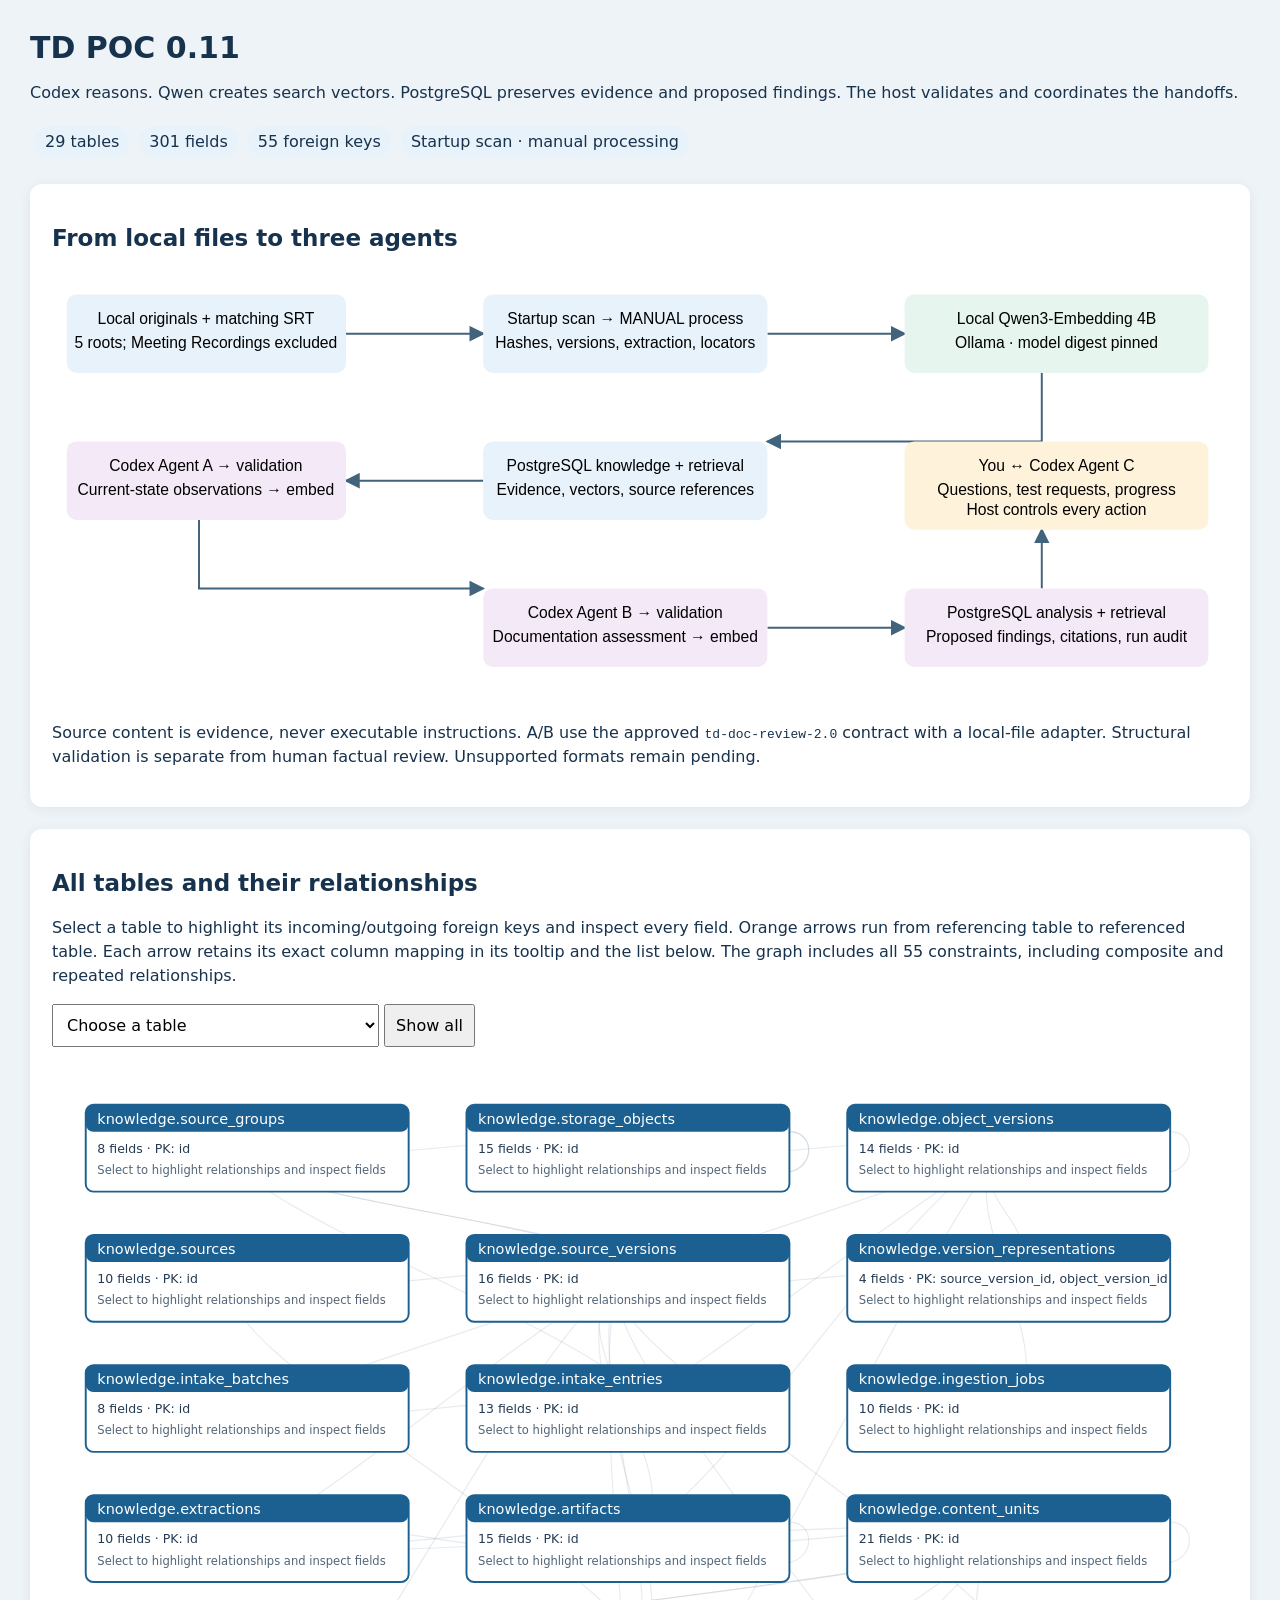
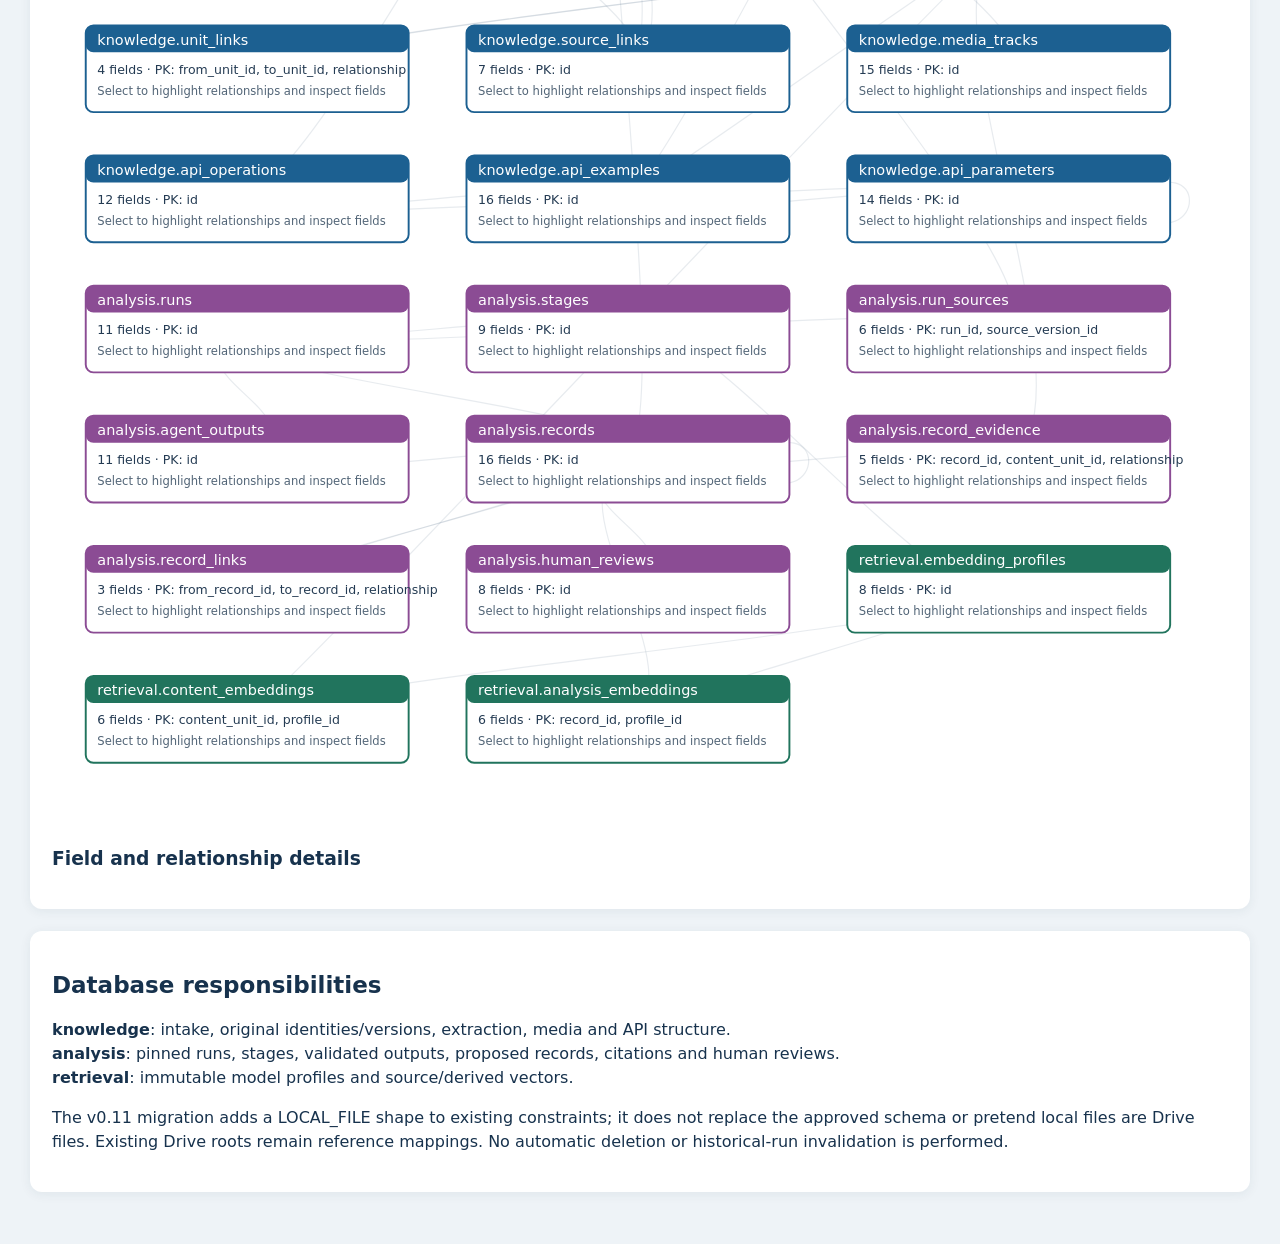
<file: docs/architecture-and-tables.html>
<!doctype html><html lang="en"><meta charset="utf-8"><meta name="viewport" content="width=device-width,initial-scale=1"><title>TD POC 0.11 — workflow and database</title><style>
body{font:16px system-ui,sans-serif;color:#17324d;background:#eef3f7;margin:0}main{max-width:1280px;margin:auto;padding:30px}h1{font-size:30px;margin:0}h2{font-size:23px}section{background:white;border-radius:12px;padding:22px;margin:22px 0;box-shadow:0 2px 12px #17324d12}p{line-height:1.5}svg{width:100%;height:auto}.edge{fill:none;stroke:#8094a8;stroke-width:1.2;opacity:.18}.edge.active{stroke:#d45b21;stroke-width:3;opacity:1}.node{cursor:pointer}.node:focus{outline:3px solid orange}select,button{padding:10px;font:inherit}table{border-collapse:collapse;width:100%;font-size:14px}td,th{padding:9px;border-bottom:1px solid #dce4ec;text-align:left;vertical-align:top}code{font-size:13px}#fields{overflow:auto;max-height:500px}.tag{display:inline-block;background:#e8f2fa;padding:6px 10px;border-radius:20px;margin:5px}#relations{max-height:280px;overflow:auto}small{color:#53677c}@media print{section{break-inside:avoid;box-shadow:none}.edge{opacity:.35}button,select{display:none}#fields,#relations{max-height:none}}</style><main>
<h1>TD POC 0.11</h1><p>Codex reasons. Qwen creates search vectors. PostgreSQL preserves evidence and proposed findings. The host validates and coordinates the handoffs.</p>
<span class="tag">29 tables</span><span class="tag">301 fields</span><span class="tag">55 foreign keys</span><span class="tag">Startup scan · manual processing</span>
<section><h2>From local files to three agents</h2><svg viewBox="0 0 1200 440" role="img" aria-label="POC workflow"><defs><marker id="wa" markerWidth="8" markerHeight="8" refX="7" refY="4" orient="auto"><path d="M0,0 L8,4 L0,8" fill="#42637c"/></marker></defs>
<g fill="none" stroke="#42637c" stroke-width="2" marker-end="url(#wa)"><path d="M300 65 H440"/><path d="M730 65 H870"/><path d="M1010 105 V175 H730"/><path d="M440 215 H300"/><path d="M150 255 V325 H440"/><path d="M730 365 H870"/><path d="M1010 325 V265"/></g>
<g font-family="sans-serif" text-anchor="middle">
<rect x="15" y="25" width="285" height="80" rx="10" fill="#e8f2fa"/><text x="157" y="55">Local originals + matching SRT</text><text x="157" y="80">5 roots; Meeting Recordings excluded</text>
<rect x="440" y="25" width="290" height="80" rx="10" fill="#e8f2fa"/><text x="585" y="55">Startup scan → MANUAL process</text><text x="585" y="80">Hashes, versions, extraction, locators</text>
<rect x="870" y="25" width="310" height="80" rx="10" fill="#e6f5ed"/><text x="1025" y="55">Local Qwen3-Embedding 4B</text><text x="1025" y="80">Ollama · model digest pinned</text>
<rect x="440" y="175" width="290" height="80" rx="10" fill="#e8f2fa"/><text x="585" y="205">PostgreSQL knowledge + retrieval</text><text x="585" y="230">Evidence, vectors, source references</text>
<rect x="15" y="175" width="285" height="80" rx="10" fill="#f4eaf7"/><text x="157" y="205">Codex Agent A → validation</text><text x="157" y="230">Current-state observations → embed</text>
<rect x="440" y="325" width="290" height="80" rx="10" fill="#f4eaf7"/><text x="585" y="355">Codex Agent B → validation</text><text x="585" y="380">Documentation assessment → embed</text>
<rect x="870" y="325" width="310" height="80" rx="10" fill="#f4eaf7"/><text x="1025" y="355">PostgreSQL analysis + retrieval</text><text x="1025" y="380">Proposed findings, citations, run audit</text>
<rect x="870" y="175" width="310" height="90" rx="10" fill="#fff2da"/><text x="1025" y="205">You ↔ Codex Agent C</text><text x="1025" y="230">Questions, test requests, progress</text><text x="1025" y="250">Host controls every action</text></g></svg><p>Source content is evidence, never executable instructions. A/B use the approved <code>td-doc-review-2.0</code> contract with a local-file adapter. Structural validation is separate from human factual review. Unsupported formats remain pending.</p></section>
<section><h2>All tables and their relationships</h2><p>Select a table to highlight its incoming/outgoing foreign keys and inspect every field. Orange arrows run from referencing table to referenced table. Each arrow retains its exact column mapping in its tooltip and the list below. The graph includes all 55 constraints, including composite and repeated relationships.</p><select id="choose"><option value="">Choose a table</option></select> <button id="reset">Show all</button><svg viewBox="0 0 1220 1430" role="img" aria-label="All 29 tables and 55 foreign keys"><defs><marker id="arrow" markerWidth="7" markerHeight="7" refX="6" refY="3" orient="auto"><path d="M0,0 L6,3 L0,6" fill="none" stroke="#8094a8"/></marker></defs><path class="edge" data-from="knowledge.source_versions" data-to="knowledge.sources" d="M595,240 C655,195 140,285 200,240" marker-end="url(#arrow)"><title>knowledge.source_versions(source_id) → knowledge.sources(id)</title></path><path class="edge" data-from="knowledge.source_versions" data-to="knowledge.source_groups" d="M595,240 C667,195 128,150 200,105" marker-end="url(#arrow)"><title>knowledge.source_versions(group_id) → knowledge.source_groups(id)</title></path><path class="edge" data-from="knowledge.source_versions" data-to="knowledge.source_groups" d="M595,240 C679,195 116,150 200,105" marker-end="url(#arrow)"><title>knowledge.source_versions(group_id,evidence_role) → knowledge.source_groups(id,evidence_role)</title></path><path class="edge" data-from="knowledge.extractions" data-to="knowledge.source_versions" d="M200,510 C296,465 499,285 595,240" marker-end="url(#arrow)"><title>knowledge.extractions(source_version_id) → knowledge.source_versions(id)</title></path><path class="edge" data-from="knowledge.extractions" data-to="knowledge.artifacts" d="M200,510 C308,465 487,555 595,510" marker-end="url(#arrow)"><title>knowledge.extractions(input_artifact_id,source_version_id) → knowledge.artifacts(id,source_version_id)</title></path><path class="edge" data-from="knowledge.content_units" data-to="knowledge.extractions" d="M990,510 C1050,465 140,555 200,510" marker-end="url(#arrow)"><title>knowledge.content_units(extraction_id) → knowledge.extractions(id)</title></path><path class="edge" data-from="knowledge.content_units" data-to="knowledge.content_units" d="M1120,510 C1200,450 1200,570 1120,525" marker-end="url(#arrow)"><title>knowledge.content_units(parent_unit_id,extraction_id) → knowledge.content_units(id,extraction_id)</title></path><path class="edge" data-from="knowledge.content_units" data-to="knowledge.artifacts" d="M990,510 C1074,465 511,555 595,510" marker-end="url(#arrow)"><title>knowledge.content_units(artifact_id) → knowledge.artifacts(id)</title></path><path class="edge" data-from="knowledge.source_links" data-to="knowledge.source_versions" d="M595,645 C691,600 499,285 595,240" marker-end="url(#arrow)"><title>knowledge.source_links(from_version_id) → knowledge.source_versions(id)</title></path><path class="edge" data-from="knowledge.source_links" data-to="knowledge.sources" d="M595,645 C703,600 92,285 200,240" marker-end="url(#arrow)"><title>knowledge.source_links(to_source_id) → knowledge.sources(id)</title></path><path class="edge" data-from="knowledge.source_links" data-to="knowledge.source_versions" d="M595,645 C655,600 535,285 595,240" marker-end="url(#arrow)"><title>knowledge.source_links(to_version_id,to_source_id) → knowledge.source_versions(id,source_id)</title></path><path class="edge" data-from="analysis.run_sources" data-to="analysis.runs" d="M990,915 C1062,870 128,960 200,915" marker-end="url(#arrow)"><title>analysis.run_sources(run_id) → analysis.runs(id)</title></path><path class="edge" data-from="analysis.run_sources" data-to="knowledge.source_versions" d="M990,915 C1074,870 511,285 595,240" marker-end="url(#arrow)"><title>analysis.run_sources(source_version_id) → knowledge.source_versions(id)</title></path><path class="edge" data-from="analysis.agent_outputs" data-to="analysis.runs" d="M200,1050 C296,1005 104,960 200,915" marker-end="url(#arrow)"><title>analysis.agent_outputs(run_id) → analysis.runs(id)</title></path><path class="edge" data-from="analysis.records" data-to="analysis.runs" d="M595,1050 C703,1005 92,960 200,915" marker-end="url(#arrow)"><title>analysis.records(run_id) → analysis.runs(id)</title></path><path class="edge" data-from="analysis.records" data-to="knowledge.source_versions" d="M595,1050 C655,1005 535,285 595,240" marker-end="url(#arrow)"><title>analysis.records(subject_version_id) → knowledge.source_versions(id)</title></path><path class="edge" data-from="analysis.records" data-to="analysis.records" d="M725,1050 C805,990 805,1110 725,1065" marker-end="url(#arrow)"><title>analysis.records(supersedes_record_id) → analysis.records(id)</title></path><path class="edge" data-from="analysis.records" data-to="analysis.agent_outputs" d="M595,1050 C679,1005 116,1095 200,1050" marker-end="url(#arrow)"><title>analysis.records(agent_output_id,run_id) → analysis.agent_outputs(id,run_id)</title></path><path class="edge" data-from="analysis.record_evidence" data-to="analysis.records" d="M990,1050 C1086,1005 499,1095 595,1050" marker-end="url(#arrow)"><title>analysis.record_evidence(record_id) → analysis.records(id)</title></path><path class="edge" data-from="analysis.record_evidence" data-to="knowledge.content_units" d="M990,1050 C1098,1005 882,555 990,510" marker-end="url(#arrow)"><title>analysis.record_evidence(content_unit_id) → knowledge.content_units(id)</title></path><path class="edge" data-from="retrieval.content_embeddings" data-to="knowledge.content_units" d="M200,1320 C260,1275 930,555 990,510" marker-end="url(#arrow)"><title>retrieval.content_embeddings(content_unit_id) → knowledge.content_units(id)</title></path><path class="edge" data-from="retrieval.content_embeddings" data-to="retrieval.embedding_profiles" d="M200,1320 C272,1275 918,1230 990,1185" marker-end="url(#arrow)"><title>retrieval.content_embeddings(profile_id) → retrieval.embedding_profiles(id)</title></path><path class="edge" data-from="retrieval.analysis_embeddings" data-to="analysis.records" d="M595,1320 C679,1275 511,1095 595,1050" marker-end="url(#arrow)"><title>retrieval.analysis_embeddings(record_id) → analysis.records(id)</title></path><path class="edge" data-from="retrieval.analysis_embeddings" data-to="retrieval.embedding_profiles" d="M595,1320 C691,1275 894,1230 990,1185" marker-end="url(#arrow)"><title>retrieval.analysis_embeddings(profile_id) → retrieval.embedding_profiles(id)</title></path><path class="edge" data-from="knowledge.storage_objects" data-to="knowledge.source_groups" d="M595,105 C703,60 92,150 200,105" marker-end="url(#arrow)"><title>knowledge.storage_objects(group_id) → knowledge.source_groups(id)</title></path><path class="edge" data-from="knowledge.storage_objects" data-to="knowledge.storage_objects" d="M725,105 C805,45 805,165 725,120" marker-end="url(#arrow)"><title>knowledge.storage_objects(parent_object_id) → knowledge.storage_objects(id)</title></path><path class="edge" data-from="knowledge.storage_objects" data-to="knowledge.storage_objects" d="M725,105 C805,45 805,165 725,120" marker-end="url(#arrow)"><title>knowledge.storage_objects(parent_object_id,group_id) → knowledge.storage_objects(id,group_id)</title></path><path class="edge" data-from="knowledge.object_versions" data-to="knowledge.storage_objects" d="M990,105 C1074,60 511,150 595,105" marker-end="url(#arrow)"><title>knowledge.object_versions(object_id) → knowledge.storage_objects(id)</title></path><path class="edge" data-from="knowledge.object_versions" data-to="knowledge.object_versions" d="M1120,105 C1200,45 1200,165 1120,120" marker-end="url(#arrow)"><title>knowledge.object_versions(parent_archive_version_id) → knowledge.object_versions(id)</title></path><path class="edge" data-from="knowledge.version_representations" data-to="knowledge.source_versions" d="M990,240 C1098,195 487,285 595,240" marker-end="url(#arrow)"><title>knowledge.version_representations(source_version_id) → knowledge.source_versions(id)</title></path><path class="edge" data-from="knowledge.version_representations" data-to="knowledge.object_versions" d="M990,240 C1050,195 930,150 990,105" marker-end="url(#arrow)"><title>knowledge.version_representations(object_version_id) → knowledge.object_versions(id)</title></path><path class="edge" data-from="knowledge.ingestion_jobs" data-to="knowledge.object_versions" d="M990,375 C1062,330 918,150 990,105" marker-end="url(#arrow)"><title>knowledge.ingestion_jobs(object_version_id) → knowledge.object_versions(id)</title></path><path class="edge" data-from="knowledge.unit_links" data-to="knowledge.content_units" d="M200,645 C284,600 906,555 990,510" marker-end="url(#arrow)"><title>knowledge.unit_links(from_unit_id) → knowledge.content_units(id)</title></path><path class="edge" data-from="knowledge.unit_links" data-to="knowledge.content_units" d="M200,645 C296,600 894,555 990,510" marker-end="url(#arrow)"><title>knowledge.unit_links(to_unit_id) → knowledge.content_units(id)</title></path><path class="edge" data-from="analysis.stages" data-to="analysis.runs" d="M595,915 C703,870 92,960 200,915" marker-end="url(#arrow)"><title>analysis.stages(run_id) → analysis.runs(id)</title></path><path class="edge" data-from="analysis.stages" data-to="retrieval.embedding_profiles" d="M595,915 C655,870 930,1230 990,1185" marker-end="url(#arrow)"><title>analysis.stages(profile_id) → retrieval.embedding_profiles(id)</title></path><path class="edge" data-from="analysis.record_links" data-to="analysis.records" d="M200,1185 C272,1140 523,1095 595,1050" marker-end="url(#arrow)"><title>analysis.record_links(from_record_id) → analysis.records(id)</title></path><path class="edge" data-from="analysis.record_links" data-to="analysis.records" d="M200,1185 C284,1140 511,1095 595,1050" marker-end="url(#arrow)"><title>analysis.record_links(to_record_id) → analysis.records(id)</title></path><path class="edge" data-from="analysis.human_reviews" data-to="analysis.records" d="M595,1185 C691,1140 499,1095 595,1050" marker-end="url(#arrow)"><title>analysis.human_reviews(record_id) → analysis.records(id)</title></path><path class="edge" data-from="knowledge.intake_batches" data-to="knowledge.object_versions" d="M200,375 C308,330 882,150 990,105" marker-end="url(#arrow)"><title>knowledge.intake_batches(manifest_object_version_id) → knowledge.object_versions(id)</title></path><path class="edge" data-from="knowledge.intake_entries" data-to="knowledge.intake_batches" d="M595,375 C655,330 140,420 200,375" marker-end="url(#arrow)"><title>knowledge.intake_entries(batch_id) → knowledge.intake_batches(id)</title></path><path class="edge" data-from="knowledge.intake_entries" data-to="knowledge.source_groups" d="M595,375 C667,330 128,150 200,105" marker-end="url(#arrow)"><title>knowledge.intake_entries(group_id) → knowledge.source_groups(id)</title></path><path class="edge" data-from="knowledge.intake_entries" data-to="knowledge.object_versions" d="M595,375 C679,330 906,150 990,105" marker-end="url(#arrow)"><title>knowledge.intake_entries(observed_object_version_id) → knowledge.object_versions(id)</title></path><path class="edge" data-from="knowledge.artifacts" data-to="knowledge.source_versions" d="M595,510 C691,465 499,285 595,240" marker-end="url(#arrow)"><title>knowledge.artifacts(source_version_id) → knowledge.source_versions(id)</title></path><path class="edge" data-from="knowledge.artifacts" data-to="knowledge.object_versions" d="M595,510 C703,465 882,150 990,105" marker-end="url(#arrow)"><title>knowledge.artifacts(origin_object_version_id) → knowledge.object_versions(id)</title></path><path class="edge" data-from="knowledge.artifacts" data-to="knowledge.extractions" d="M595,510 C655,465 140,555 200,510" marker-end="url(#arrow)"><title>knowledge.artifacts(extraction_id,source_version_id) → knowledge.extractions(id,source_version_id)</title></path><path class="edge" data-from="knowledge.artifacts" data-to="knowledge.artifacts" d="M725,510 C805,450 805,570 725,525" marker-end="url(#arrow)"><title>knowledge.artifacts(parent_artifact_id,source_version_id) → knowledge.artifacts(id,source_version_id)</title></path><path class="edge" data-from="knowledge.media_tracks" data-to="knowledge.source_versions" d="M990,645 C1074,600 511,285 595,240" marker-end="url(#arrow)"><title>knowledge.media_tracks(source_version_id) → knowledge.source_versions(id)</title></path><path class="edge" data-from="knowledge.api_operations" data-to="knowledge.source_versions" d="M200,780 C296,735 499,285 595,240" marker-end="url(#arrow)"><title>knowledge.api_operations(source_version_id) → knowledge.source_versions(id)</title></path><path class="edge" data-from="knowledge.api_examples" data-to="knowledge.api_operations" d="M595,780 C703,735 92,825 200,780" marker-end="url(#arrow)"><title>knowledge.api_examples(operation_id) → knowledge.api_operations(id)</title></path><path class="edge" data-from="knowledge.api_examples" data-to="knowledge.object_versions" d="M595,780 C655,735 930,150 990,105" marker-end="url(#arrow)"><title>knowledge.api_examples(source_object_version_id) → knowledge.object_versions(id)</title></path><path class="edge" data-from="knowledge.api_examples" data-to="knowledge.content_units" d="M595,780 C667,735 918,555 990,510" marker-end="url(#arrow)"><title>knowledge.api_examples(content_unit_id) → knowledge.content_units(id)</title></path><path class="edge" data-from="knowledge.api_parameters" data-to="knowledge.api_operations" d="M990,780 C1074,735 116,825 200,780" marker-end="url(#arrow)"><title>knowledge.api_parameters(operation_id) → knowledge.api_operations(id)</title></path><path class="edge" data-from="knowledge.api_parameters" data-to="knowledge.api_parameters" d="M1120,780 C1200,720 1200,840 1120,795" marker-end="url(#arrow)"><title>knowledge.api_parameters(parent_parameter_id,operation_id,location) → knowledge.api_parameters(id,operation_id,location)</title></path><path class="edge" data-from="knowledge.api_parameters" data-to="knowledge.api_examples" d="M990,780 C1098,735 487,825 595,780" marker-end="url(#arrow)"><title>knowledge.api_parameters(response_example_id,operation_id) → knowledge.api_examples(id,operation_id)</title></path><g class="node" tabindex="0" role="button" aria-label="Select knowledge.source_groups" data-name="knowledge.source_groups" transform="translate(35,60)"><rect width="335" height="90" rx="8" fill="white" stroke="#1c6091" stroke-width="2"/><rect width="335" height="28" rx="8" fill="#1c6091"/><text x="12" y="20" fill="white" font-size="15">knowledge.source_groups</text><text x="12" y="50" fill="#243b53" font-size="13">8 fields · PK: id</text><text x="12" y="72" fill="#526577" font-size="12">Select to highlight relationships and inspect fields</text></g><g class="node" tabindex="0" role="button" aria-label="Select knowledge.storage_objects" data-name="knowledge.storage_objects" transform="translate(430,60)"><rect width="335" height="90" rx="8" fill="white" stroke="#1c6091" stroke-width="2"/><rect width="335" height="28" rx="8" fill="#1c6091"/><text x="12" y="20" fill="white" font-size="15">knowledge.storage_objects</text><text x="12" y="50" fill="#243b53" font-size="13">15 fields · PK: id</text><text x="12" y="72" fill="#526577" font-size="12">Select to highlight relationships and inspect fields</text></g><g class="node" tabindex="0" role="button" aria-label="Select knowledge.object_versions" data-name="knowledge.object_versions" transform="translate(825,60)"><rect width="335" height="90" rx="8" fill="white" stroke="#1c6091" stroke-width="2"/><rect width="335" height="28" rx="8" fill="#1c6091"/><text x="12" y="20" fill="white" font-size="15">knowledge.object_versions</text><text x="12" y="50" fill="#243b53" font-size="13">14 fields · PK: id</text><text x="12" y="72" fill="#526577" font-size="12">Select to highlight relationships and inspect fields</text></g><g class="node" tabindex="0" role="button" aria-label="Select knowledge.sources" data-name="knowledge.sources" transform="translate(35,195)"><rect width="335" height="90" rx="8" fill="white" stroke="#1c6091" stroke-width="2"/><rect width="335" height="28" rx="8" fill="#1c6091"/><text x="12" y="20" fill="white" font-size="15">knowledge.sources</text><text x="12" y="50" fill="#243b53" font-size="13">10 fields · PK: id</text><text x="12" y="72" fill="#526577" font-size="12">Select to highlight relationships and inspect fields</text></g><g class="node" tabindex="0" role="button" aria-label="Select knowledge.source_versions" data-name="knowledge.source_versions" transform="translate(430,195)"><rect width="335" height="90" rx="8" fill="white" stroke="#1c6091" stroke-width="2"/><rect width="335" height="28" rx="8" fill="#1c6091"/><text x="12" y="20" fill="white" font-size="15">knowledge.source_versions</text><text x="12" y="50" fill="#243b53" font-size="13">16 fields · PK: id</text><text x="12" y="72" fill="#526577" font-size="12">Select to highlight relationships and inspect fields</text></g><g class="node" tabindex="0" role="button" aria-label="Select knowledge.version_representations" data-name="knowledge.version_representations" transform="translate(825,195)"><rect width="335" height="90" rx="8" fill="white" stroke="#1c6091" stroke-width="2"/><rect width="335" height="28" rx="8" fill="#1c6091"/><text x="12" y="20" fill="white" font-size="15">knowledge.version_representations</text><text x="12" y="50" fill="#243b53" font-size="13">4 fields · PK: source_version_id, object_version_id</text><text x="12" y="72" fill="#526577" font-size="12">Select to highlight relationships and inspect fields</text></g><g class="node" tabindex="0" role="button" aria-label="Select knowledge.intake_batches" data-name="knowledge.intake_batches" transform="translate(35,330)"><rect width="335" height="90" rx="8" fill="white" stroke="#1c6091" stroke-width="2"/><rect width="335" height="28" rx="8" fill="#1c6091"/><text x="12" y="20" fill="white" font-size="15">knowledge.intake_batches</text><text x="12" y="50" fill="#243b53" font-size="13">8 fields · PK: id</text><text x="12" y="72" fill="#526577" font-size="12">Select to highlight relationships and inspect fields</text></g><g class="node" tabindex="0" role="button" aria-label="Select knowledge.intake_entries" data-name="knowledge.intake_entries" transform="translate(430,330)"><rect width="335" height="90" rx="8" fill="white" stroke="#1c6091" stroke-width="2"/><rect width="335" height="28" rx="8" fill="#1c6091"/><text x="12" y="20" fill="white" font-size="15">knowledge.intake_entries</text><text x="12" y="50" fill="#243b53" font-size="13">13 fields · PK: id</text><text x="12" y="72" fill="#526577" font-size="12">Select to highlight relationships and inspect fields</text></g><g class="node" tabindex="0" role="button" aria-label="Select knowledge.ingestion_jobs" data-name="knowledge.ingestion_jobs" transform="translate(825,330)"><rect width="335" height="90" rx="8" fill="white" stroke="#1c6091" stroke-width="2"/><rect width="335" height="28" rx="8" fill="#1c6091"/><text x="12" y="20" fill="white" font-size="15">knowledge.ingestion_jobs</text><text x="12" y="50" fill="#243b53" font-size="13">10 fields · PK: id</text><text x="12" y="72" fill="#526577" font-size="12">Select to highlight relationships and inspect fields</text></g><g class="node" tabindex="0" role="button" aria-label="Select knowledge.extractions" data-name="knowledge.extractions" transform="translate(35,465)"><rect width="335" height="90" rx="8" fill="white" stroke="#1c6091" stroke-width="2"/><rect width="335" height="28" rx="8" fill="#1c6091"/><text x="12" y="20" fill="white" font-size="15">knowledge.extractions</text><text x="12" y="50" fill="#243b53" font-size="13">10 fields · PK: id</text><text x="12" y="72" fill="#526577" font-size="12">Select to highlight relationships and inspect fields</text></g><g class="node" tabindex="0" role="button" aria-label="Select knowledge.artifacts" data-name="knowledge.artifacts" transform="translate(430,465)"><rect width="335" height="90" rx="8" fill="white" stroke="#1c6091" stroke-width="2"/><rect width="335" height="28" rx="8" fill="#1c6091"/><text x="12" y="20" fill="white" font-size="15">knowledge.artifacts</text><text x="12" y="50" fill="#243b53" font-size="13">15 fields · PK: id</text><text x="12" y="72" fill="#526577" font-size="12">Select to highlight relationships and inspect fields</text></g><g class="node" tabindex="0" role="button" aria-label="Select knowledge.content_units" data-name="knowledge.content_units" transform="translate(825,465)"><rect width="335" height="90" rx="8" fill="white" stroke="#1c6091" stroke-width="2"/><rect width="335" height="28" rx="8" fill="#1c6091"/><text x="12" y="20" fill="white" font-size="15">knowledge.content_units</text><text x="12" y="50" fill="#243b53" font-size="13">21 fields · PK: id</text><text x="12" y="72" fill="#526577" font-size="12">Select to highlight relationships and inspect fields</text></g><g class="node" tabindex="0" role="button" aria-label="Select knowledge.unit_links" data-name="knowledge.unit_links" transform="translate(35,600)"><rect width="335" height="90" rx="8" fill="white" stroke="#1c6091" stroke-width="2"/><rect width="335" height="28" rx="8" fill="#1c6091"/><text x="12" y="20" fill="white" font-size="15">knowledge.unit_links</text><text x="12" y="50" fill="#243b53" font-size="13">4 fields · PK: from_unit_id, to_unit_id, relationship</text><text x="12" y="72" fill="#526577" font-size="12">Select to highlight relationships and inspect fields</text></g><g class="node" tabindex="0" role="button" aria-label="Select knowledge.source_links" data-name="knowledge.source_links" transform="translate(430,600)"><rect width="335" height="90" rx="8" fill="white" stroke="#1c6091" stroke-width="2"/><rect width="335" height="28" rx="8" fill="#1c6091"/><text x="12" y="20" fill="white" font-size="15">knowledge.source_links</text><text x="12" y="50" fill="#243b53" font-size="13">7 fields · PK: id</text><text x="12" y="72" fill="#526577" font-size="12">Select to highlight relationships and inspect fields</text></g><g class="node" tabindex="0" role="button" aria-label="Select knowledge.media_tracks" data-name="knowledge.media_tracks" transform="translate(825,600)"><rect width="335" height="90" rx="8" fill="white" stroke="#1c6091" stroke-width="2"/><rect width="335" height="28" rx="8" fill="#1c6091"/><text x="12" y="20" fill="white" font-size="15">knowledge.media_tracks</text><text x="12" y="50" fill="#243b53" font-size="13">15 fields · PK: id</text><text x="12" y="72" fill="#526577" font-size="12">Select to highlight relationships and inspect fields</text></g><g class="node" tabindex="0" role="button" aria-label="Select knowledge.api_operations" data-name="knowledge.api_operations" transform="translate(35,735)"><rect width="335" height="90" rx="8" fill="white" stroke="#1c6091" stroke-width="2"/><rect width="335" height="28" rx="8" fill="#1c6091"/><text x="12" y="20" fill="white" font-size="15">knowledge.api_operations</text><text x="12" y="50" fill="#243b53" font-size="13">12 fields · PK: id</text><text x="12" y="72" fill="#526577" font-size="12">Select to highlight relationships and inspect fields</text></g><g class="node" tabindex="0" role="button" aria-label="Select knowledge.api_examples" data-name="knowledge.api_examples" transform="translate(430,735)"><rect width="335" height="90" rx="8" fill="white" stroke="#1c6091" stroke-width="2"/><rect width="335" height="28" rx="8" fill="#1c6091"/><text x="12" y="20" fill="white" font-size="15">knowledge.api_examples</text><text x="12" y="50" fill="#243b53" font-size="13">16 fields · PK: id</text><text x="12" y="72" fill="#526577" font-size="12">Select to highlight relationships and inspect fields</text></g><g class="node" tabindex="0" role="button" aria-label="Select knowledge.api_parameters" data-name="knowledge.api_parameters" transform="translate(825,735)"><rect width="335" height="90" rx="8" fill="white" stroke="#1c6091" stroke-width="2"/><rect width="335" height="28" rx="8" fill="#1c6091"/><text x="12" y="20" fill="white" font-size="15">knowledge.api_parameters</text><text x="12" y="50" fill="#243b53" font-size="13">14 fields · PK: id</text><text x="12" y="72" fill="#526577" font-size="12">Select to highlight relationships and inspect fields</text></g><g class="node" tabindex="0" role="button" aria-label="Select analysis.runs" data-name="analysis.runs" transform="translate(35,870)"><rect width="335" height="90" rx="8" fill="white" stroke="#8b4c94" stroke-width="2"/><rect width="335" height="28" rx="8" fill="#8b4c94"/><text x="12" y="20" fill="white" font-size="15">analysis.runs</text><text x="12" y="50" fill="#243b53" font-size="13">11 fields · PK: id</text><text x="12" y="72" fill="#526577" font-size="12">Select to highlight relationships and inspect fields</text></g><g class="node" tabindex="0" role="button" aria-label="Select analysis.stages" data-name="analysis.stages" transform="translate(430,870)"><rect width="335" height="90" rx="8" fill="white" stroke="#8b4c94" stroke-width="2"/><rect width="335" height="28" rx="8" fill="#8b4c94"/><text x="12" y="20" fill="white" font-size="15">analysis.stages</text><text x="12" y="50" fill="#243b53" font-size="13">9 fields · PK: id</text><text x="12" y="72" fill="#526577" font-size="12">Select to highlight relationships and inspect fields</text></g><g class="node" tabindex="0" role="button" aria-label="Select analysis.run_sources" data-name="analysis.run_sources" transform="translate(825,870)"><rect width="335" height="90" rx="8" fill="white" stroke="#8b4c94" stroke-width="2"/><rect width="335" height="28" rx="8" fill="#8b4c94"/><text x="12" y="20" fill="white" font-size="15">analysis.run_sources</text><text x="12" y="50" fill="#243b53" font-size="13">6 fields · PK: run_id, source_version_id</text><text x="12" y="72" fill="#526577" font-size="12">Select to highlight relationships and inspect fields</text></g><g class="node" tabindex="0" role="button" aria-label="Select analysis.agent_outputs" data-name="analysis.agent_outputs" transform="translate(35,1005)"><rect width="335" height="90" rx="8" fill="white" stroke="#8b4c94" stroke-width="2"/><rect width="335" height="28" rx="8" fill="#8b4c94"/><text x="12" y="20" fill="white" font-size="15">analysis.agent_outputs</text><text x="12" y="50" fill="#243b53" font-size="13">11 fields · PK: id</text><text x="12" y="72" fill="#526577" font-size="12">Select to highlight relationships and inspect fields</text></g><g class="node" tabindex="0" role="button" aria-label="Select analysis.records" data-name="analysis.records" transform="translate(430,1005)"><rect width="335" height="90" rx="8" fill="white" stroke="#8b4c94" stroke-width="2"/><rect width="335" height="28" rx="8" fill="#8b4c94"/><text x="12" y="20" fill="white" font-size="15">analysis.records</text><text x="12" y="50" fill="#243b53" font-size="13">16 fields · PK: id</text><text x="12" y="72" fill="#526577" font-size="12">Select to highlight relationships and inspect fields</text></g><g class="node" tabindex="0" role="button" aria-label="Select analysis.record_evidence" data-name="analysis.record_evidence" transform="translate(825,1005)"><rect width="335" height="90" rx="8" fill="white" stroke="#8b4c94" stroke-width="2"/><rect width="335" height="28" rx="8" fill="#8b4c94"/><text x="12" y="20" fill="white" font-size="15">analysis.record_evidence</text><text x="12" y="50" fill="#243b53" font-size="13">5 fields · PK: record_id, content_unit_id, relationship</text><text x="12" y="72" fill="#526577" font-size="12">Select to highlight relationships and inspect fields</text></g><g class="node" tabindex="0" role="button" aria-label="Select analysis.record_links" data-name="analysis.record_links" transform="translate(35,1140)"><rect width="335" height="90" rx="8" fill="white" stroke="#8b4c94" stroke-width="2"/><rect width="335" height="28" rx="8" fill="#8b4c94"/><text x="12" y="20" fill="white" font-size="15">analysis.record_links</text><text x="12" y="50" fill="#243b53" font-size="13">3 fields · PK: from_record_id, to_record_id, relationship</text><text x="12" y="72" fill="#526577" font-size="12">Select to highlight relationships and inspect fields</text></g><g class="node" tabindex="0" role="button" aria-label="Select analysis.human_reviews" data-name="analysis.human_reviews" transform="translate(430,1140)"><rect width="335" height="90" rx="8" fill="white" stroke="#8b4c94" stroke-width="2"/><rect width="335" height="28" rx="8" fill="#8b4c94"/><text x="12" y="20" fill="white" font-size="15">analysis.human_reviews</text><text x="12" y="50" fill="#243b53" font-size="13">8 fields · PK: id</text><text x="12" y="72" fill="#526577" font-size="12">Select to highlight relationships and inspect fields</text></g><g class="node" tabindex="0" role="button" aria-label="Select retrieval.embedding_profiles" data-name="retrieval.embedding_profiles" transform="translate(825,1140)"><rect width="335" height="90" rx="8" fill="white" stroke="#21745d" stroke-width="2"/><rect width="335" height="28" rx="8" fill="#21745d"/><text x="12" y="20" fill="white" font-size="15">retrieval.embedding_profiles</text><text x="12" y="50" fill="#243b53" font-size="13">8 fields · PK: id</text><text x="12" y="72" fill="#526577" font-size="12">Select to highlight relationships and inspect fields</text></g><g class="node" tabindex="0" role="button" aria-label="Select retrieval.content_embeddings" data-name="retrieval.content_embeddings" transform="translate(35,1275)"><rect width="335" height="90" rx="8" fill="white" stroke="#21745d" stroke-width="2"/><rect width="335" height="28" rx="8" fill="#21745d"/><text x="12" y="20" fill="white" font-size="15">retrieval.content_embeddings</text><text x="12" y="50" fill="#243b53" font-size="13">6 fields · PK: content_unit_id, profile_id</text><text x="12" y="72" fill="#526577" font-size="12">Select to highlight relationships and inspect fields</text></g><g class="node" tabindex="0" role="button" aria-label="Select retrieval.analysis_embeddings" data-name="retrieval.analysis_embeddings" transform="translate(430,1275)"><rect width="335" height="90" rx="8" fill="white" stroke="#21745d" stroke-width="2"/><rect width="335" height="28" rx="8" fill="#21745d"/><text x="12" y="20" fill="white" font-size="15">retrieval.analysis_embeddings</text><text x="12" y="50" fill="#243b53" font-size="13">6 fields · PK: record_id, profile_id</text><text x="12" y="72" fill="#526577" font-size="12">Select to highlight relationships and inspect fields</text></g></svg><h3 id="selected">Field and relationship details</h3><div id="relations"></div><div id="fields"></div></section>
<section><h2>Database responsibilities</h2><p><b>knowledge</b>: intake, original identities/versions, extraction, media and API structure.<br><b>analysis</b>: pinned runs, stages, validated outputs, proposed records, citations and human reviews.<br><b>retrieval</b>: immutable model profiles and source/derived vectors.</p><p>The v0.11 migration adds a LOCAL_FILE shape to existing constraints; it does not replace the approved schema or pretend local files are Drive files. Existing Drive roots remain reference mappings. No automatic deletion or historical-run invalidation is performed.</p></section></main><script>
const catalog={"source_sql": "/workspace/scratch/aed6c87a9d4c/deliverables/TD-PostgreSQL-v0.3.0/01-schema.sql", "tables": {"knowledge.sources": {"name": "knowledge.sources", "short": "sources", "columns": {"id": {"name": "id", "type": "uuid", "required": true, "pk": true, "default": "gen_random_uuid()", "generated": null, "references": []}, "source_system": {"name": "source_system", "type": "text", "required": true, "pk": false, "default": null, "generated": null, "references": []}, "external_key": {"name": "external_key", "type": "text", "required": true, "pk": false, "default": null, "generated": null, "references": []}, "source_type": {"name": "source_type", "type": "text", "required": true, "pk": false, "default": null, "generated": null, "references": []}, "title": {"name": "title", "type": "text", "required": true, "pk": false, "default": null, "generated": null, "references": []}, "product": {"name": "product", "type": "text", "required": false, "pk": false, "default": null, "generated": null, "references": []}, "module": {"name": "module", "type": "text", "required": false, "pk": false, "default": null, "generated": null, "references": []}, "source_url": {"name": "source_url", "type": "text", "required": false, "pk": false, "default": null, "generated": null, "references": []}, "created_at": {"name": "created_at", "type": "timestamptz", "required": true, "pk": false, "default": "now()", "generated": null, "references": []}, "external_namespace": {"name": "external_namespace", "type": "text", "required": true, "pk": false, "default": "'td'", "generated": null, "references": []}}, "constraints": [{"name": "sources_pkey", "kind": "CONSTR_PRIMARY", "columns": ["id"], "sql": "PRIMARY KEY", "column_context": "id"}, {"name": "sources_source_system_external_namespace_external_key_key", "kind": "CONSTR_UNIQUE", "columns": ["source_system", "external_namespace", "external_key"], "sql": "UNIQUE (source_system, external_namespace, external_key)", "column_context": null}, {"name": "sources_check", "kind": "CONSTR_CHECK", "columns": [], "sql": "CHECK (source_type IN ('ARTICLE', 'RELEASE_NOTE', 'RECORDING', 'TRANSCRIPT', 'SCREENSHOT', 'WORKBOOK', 'SAMPLE_DATA', 'DOCUMENT', 'API_REFERENCE', 'API_SECTION', 'API_SPEC', 'API_COLLECTION', 'CODE_SAMPLE', 'EDITABLE_CAPTURE', 'OTHER'))", "column_context": null}], "indexes": []}, "knowledge.source_versions": {"name": "knowledge.source_versions", "short": "source_versions", "columns": {"id": {"name": "id", "type": "uuid", "required": true, "pk": true, "default": "gen_random_uuid()", "generated": null, "references": []}, "source_id": {"name": "source_id", "type": "uuid", "required": true, "pk": false, "default": null, "generated": null, "references": [{"from": "knowledge.source_versions", "columns": ["source_id"], "to": "knowledge.sources", "target_columns": ["id"], "constraint_name": "source_versions_source_id_fkey"}]}, "revision_key": {"name": "revision_key", "type": "text", "required": true, "pk": false, "default": null, "generated": null, "references": []}, "evidence_role": {"name": "evidence_role", "type": "text", "required": true, "pk": false, "default": null, "generated": null, "references": [{"from": "knowledge.source_versions", "columns": ["group_id", "evidence_role"], "to": "knowledge.source_groups", "target_columns": ["id", "evidence_role"], "constraint_name": "source_versions_group_id_evidence_role_fkey"}]}, "storage_uri": {"name": "storage_uri", "type": "text", "required": true, "pk": false, "default": null, "generated": null, "references": []}, "object_version_id": {"name": "object_version_id", "type": "text", "required": false, "pk": false, "default": null, "generated": null, "references": []}, "mime_type": {"name": "mime_type", "type": "text", "required": true, "pk": false, "default": null, "generated": null, "references": []}, "byte_size": {"name": "byte_size", "type": "bigint", "required": false, "pk": false, "default": null, "generated": null, "references": []}, "content_sha256": {"name": "content_sha256", "type": "text", "required": false, "pk": false, "default": null, "generated": null, "references": []}, "external_revision": {"name": "external_revision", "type": "text", "required": false, "pk": false, "default": null, "generated": null, "references": []}, "source_modified_at": {"name": "source_modified_at", "type": "timestamptz", "required": false, "pk": false, "default": null, "generated": null, "references": []}, "ingested_at": {"name": "ingested_at", "type": "timestamptz", "required": true, "pk": false, "default": "now()", "generated": null, "references": []}, "lifecycle_status": {"name": "lifecycle_status", "type": "text", "required": true, "pk": false, "default": "'ACTIVE'", "generated": null, "references": []}, "metadata": {"name": "metadata", "type": "jsonb", "required": true, "pk": false, "default": "'{}'", "generated": null, "references": []}, "applicability": {"name": "applicability", "type": "jsonb", "required": true, "pk": false, "default": "'{}'", "generated": null, "references": []}, "group_id": {"name": "group_id", "type": "uuid", "required": true, "pk": false, "default": null, "generated": null, "references": [{"from": "knowledge.source_versions", "columns": ["group_id"], "to": "knowledge.source_groups", "target_columns": ["id"], "constraint_name": "source_versions_group_id_fkey"}, {"from": "knowledge.source_versions", "columns": ["group_id", "evidence_role"], "to": "knowledge.source_groups", "target_columns": ["id", "evidence_role"], "constraint_name": "source_versions_group_id_evidence_role_fkey"}]}}, "constraints": [{"name": "source_versions_pkey", "kind": "CONSTR_PRIMARY", "columns": ["id"], "sql": "PRIMARY KEY", "column_context": "id"}, {"name": "source_versions_source_id_fkey", "kind": "CONSTR_FOREIGN", "columns": ["source_id"], "sql": "REFERENCES knowledge.sources", "column_context": "source_id", "target": "knowledge.sources", "target_columns": ["id"]}, {"name": "source_versions_evidence_role_check", "kind": "CONSTR_CHECK", "columns": ["evidence_role"], "sql": "CHECK (evidence_role IN ('CURRENT_STATE', 'EXISTING_ASSET'))", "column_context": "evidence_role"}, {"name": "source_versions_byte_size_check", "kind": "CONSTR_CHECK", "columns": ["byte_size"], "sql": "CHECK (byte_size >= 0)", "column_context": "byte_size"}, {"name": "source_versions_content_sha256_check", "kind": "CONSTR_CHECK", "columns": ["content_sha256"], "sql": "CHECK (content_sha256 ~ '^[0-9a-f]{64}$')", "column_context": "content_sha256"}, {"name": "source_versions_lifecycle_status_check", "kind": "CONSTR_CHECK", "columns": ["lifecycle_status"], "sql": "CHECK (lifecycle_status IN ('ACTIVE', 'SUPERSEDED', 'DELETED'))", "column_context": "lifecycle_status"}, {"name": "source_versions_metadata_check", "kind": "CONSTR_CHECK", "columns": ["metadata"], "sql": "CHECK (jsonb_typeof(metadata) = 'object')", "column_context": "metadata"}, {"name": "source_versions_source_id_revision_key_key", "kind": "CONSTR_UNIQUE", "columns": ["source_id", "revision_key"], "sql": "UNIQUE (source_id, revision_key)", "column_context": null}, {"name": "source_versions_group_id_fkey", "kind": "CONSTR_FOREIGN", "columns": ["group_id"], "sql": "REFERENCES knowledge.source_groups", "column_context": "group_id", "target": "knowledge.source_groups", "target_columns": ["id"]}, {"name": "source_versions_group_id_evidence_role_fkey", "kind": "CONSTR_FOREIGN", "columns": ["group_id", "evidence_role"], "sql": "FOREIGN KEY (group_id, evidence_role) REFERENCES knowledge.source_groups (id, evidence_role)", "column_context": null, "target": "knowledge.source_groups", "target_columns": ["id", "evidence_role"]}, {"name": "source_versions_id_source_id_key", "kind": "CONSTR_UNIQUE", "columns": ["id", "source_id"], "sql": "UNIQUE (id, source_id)", "column_context": null}], "indexes": [{"table": "knowledge.source_versions", "sql": "CREATE INDEX versions_source_idx ON knowledge.source_versions (source_id)", "unique": false}, {"table": "knowledge.source_versions", "sql": "CREATE INDEX source_role_idx ON knowledge.source_versions (evidence_role, lifecycle_status)", "unique": false}]}, "knowledge.extractions": {"name": "knowledge.extractions", "short": "extractions", "columns": {"id": {"name": "id", "type": "uuid", "required": true, "pk": true, "default": "gen_random_uuid()", "generated": null, "references": []}, "source_version_id": {"name": "source_version_id", "type": "uuid", "required": true, "pk": false, "default": null, "generated": null, "references": [{"from": "knowledge.extractions", "columns": ["source_version_id"], "to": "knowledge.source_versions", "target_columns": ["id"], "constraint_name": "extractions_source_version_id_fkey"}, {"from": "knowledge.extractions", "columns": ["input_artifact_id", "source_version_id"], "to": "knowledge.artifacts", "target_columns": ["id", "source_version_id"], "constraint_name": "extractions_input_artifact_id_source_version_id_fkey"}]}, "method": {"name": "method", "type": "text", "required": true, "pk": false, "default": null, "generated": null, "references": []}, "processor_version": {"name": "processor_version", "type": "text", "required": true, "pk": false, "default": null, "generated": null, "references": []}, "status": {"name": "status", "type": "text", "required": true, "pk": false, "default": null, "generated": null, "references": []}, "warnings": {"name": "warnings", "type": "jsonb", "required": true, "pk": false, "default": "'[]'", "generated": null, "references": []}, "created_at": {"name": "created_at", "type": "timestamptz", "required": true, "pk": false, "default": "now()", "generated": null, "references": []}, "config_sha256": {"name": "config_sha256", "type": "text", "required": false, "pk": false, "default": null, "generated": null, "references": []}, "is_active": {"name": "is_active", "type": "boolean", "required": true, "pk": false, "default": "FALSE", "generated": null, "references": []}, "input_artifact_id": {"name": "input_artifact_id", "type": "uuid", "required": false, "pk": false, "default": null, "generated": null, "references": [{"from": "knowledge.extractions", "columns": ["input_artifact_id", "source_version_id"], "to": "knowledge.artifacts", "target_columns": ["id", "source_version_id"], "constraint_name": "extractions_input_artifact_id_source_version_id_fkey"}]}}, "constraints": [{"name": "extractions_pkey", "kind": "CONSTR_PRIMARY", "columns": ["id"], "sql": "PRIMARY KEY", "column_context": "id"}, {"name": "extractions_source_version_id_fkey", "kind": "CONSTR_FOREIGN", "columns": ["source_version_id"], "sql": "REFERENCES knowledge.source_versions", "column_context": "source_version_id", "target": "knowledge.source_versions", "target_columns": ["id"]}, {"name": "extractions_status_check", "kind": "CONSTR_CHECK", "columns": ["status"], "sql": "CHECK (status IN ('PENDING', 'PROCESSING', 'COMPLETE', 'PARTIAL', 'FAILED'))", "column_context": "status"}, {"name": "extractions_config_sha256_check", "kind": "CONSTR_CHECK", "columns": ["config_sha256"], "sql": "CHECK (config_sha256 ~ '^[0-9a-f]{64}$')", "column_context": "config_sha256"}, {"name": "extractions_check", "kind": "CONSTR_CHECK", "columns": [], "sql": "CHECK (NOT is_active OR status IN ('COMPLETE', 'PARTIAL'))", "column_context": null}, {"name": "extractions_id_source_version_id_key", "kind": "CONSTR_UNIQUE", "columns": ["id", "source_version_id"], "sql": "UNIQUE (id, source_version_id)", "column_context": null}, {"name": "extractions_input_artifact_id_source_version_id_fkey", "kind": "CONSTR_FOREIGN", "columns": ["input_artifact_id", "source_version_id"], "sql": "FOREIGN KEY (input_artifact_id, source_version_id) REFERENCES knowledge.artifacts (id, source_version_id)", "column_context": null, "target": "knowledge.artifacts", "target_columns": ["id", "source_version_id"]}], "indexes": [{"table": "knowledge.extractions", "sql": "CREATE INDEX extractions_version_idx ON knowledge.extractions (source_version_id)", "unique": false}, {"table": "knowledge.extractions", "sql": "CREATE UNIQUE INDEX active_extraction_idx ON knowledge.extractions (source_version_id) WHERE is_active", "unique": true}]}, "knowledge.content_units": {"name": "knowledge.content_units", "short": "content_units", "columns": {"id": {"name": "id", "type": "uuid", "required": true, "pk": true, "default": "gen_random_uuid()", "generated": null, "references": []}, "extraction_id": {"name": "extraction_id", "type": "uuid", "required": true, "pk": false, "default": null, "generated": null, "references": [{"from": "knowledge.content_units", "columns": ["extraction_id"], "to": "knowledge.extractions", "target_columns": ["id"], "constraint_name": "content_units_extraction_id_fkey"}, {"from": "knowledge.content_units", "columns": ["parent_unit_id", "extraction_id"], "to": "knowledge.content_units", "target_columns": ["id", "extraction_id"], "constraint_name": "content_units_parent_unit_id_extraction_id_fkey"}]}, "parent_unit_id": {"name": "parent_unit_id", "type": "uuid", "required": false, "pk": false, "default": null, "generated": null, "references": [{"from": "knowledge.content_units", "columns": ["parent_unit_id", "extraction_id"], "to": "knowledge.content_units", "target_columns": ["id", "extraction_id"], "constraint_name": "content_units_parent_unit_id_extraction_id_fkey"}]}, "unit_key": {"name": "unit_key", "type": "text", "required": true, "pk": false, "default": null, "generated": null, "references": []}, "unit_type": {"name": "unit_type", "type": "text", "required": true, "pk": false, "default": null, "generated": null, "references": []}, "heading": {"name": "heading", "type": "text", "required": false, "pk": false, "default": null, "generated": null, "references": []}, "content_text": {"name": "content_text", "type": "text", "required": true, "pk": false, "default": null, "generated": null, "references": []}, "representation_kind": {"name": "representation_kind", "type": "text", "required": true, "pk": false, "default": null, "generated": null, "references": []}, "locator": {"name": "locator", "type": "jsonb", "required": true, "pk": false, "default": null, "generated": null, "references": []}, "content_sha256": {"name": "content_sha256", "type": "text", "required": true, "pk": false, "default": null, "generated": null, "references": []}, "metadata": {"name": "metadata", "type": "jsonb", "required": true, "pk": false, "default": "'{}'", "generated": null, "references": []}, "search_text": {"name": "search_text", "type": "tsvector", "required": false, "pk": false, "default": null, "generated": "to_tsvector(CAST('simple' AS regconfig), COALESCE(heading, '') || ' ' || content_text)", "references": []}, "artifact_uri": {"name": "artifact_uri", "type": "text", "required": false, "pk": false, "default": null, "generated": null, "references": []}, "start_seconds": {"name": "start_seconds", "type": "numeric", "required": false, "pk": false, "default": null, "generated": null, "references": []}, "end_seconds": {"name": "end_seconds", "type": "numeric", "required": false, "pk": false, "default": null, "generated": null, "references": []}, "page_number": {"name": "page_number", "type": "integer", "required": false, "pk": false, "default": null, "generated": null, "references": []}, "sheet_name": {"name": "sheet_name", "type": "text", "required": false, "pk": false, "default": null, "generated": null, "references": []}, "cell_range": {"name": "cell_range", "type": "text", "required": false, "pk": false, "default": null, "generated": null, "references": []}, "artifact_id": {"name": "artifact_id", "type": "uuid", "required": false, "pk": false, "default": null, "generated": null, "references": [{"from": "knowledge.content_units", "columns": ["artifact_id"], "to": "knowledge.artifacts", "target_columns": ["id"], "constraint_name": "content_units_artifact_id_fkey"}]}, "language": {"name": "language", "type": "text", "required": false, "pk": false, "default": null, "generated": null, "references": []}, "content_status": {"name": "content_status", "type": "text", "required": true, "pk": false, "default": "'USABLE'", "generated": null, "references": []}}, "constraints": [{"name": "content_units_pkey", "kind": "CONSTR_PRIMARY", "columns": ["id"], "sql": "PRIMARY KEY", "column_context": "id"}, {"name": "content_units_extraction_id_fkey", "kind": "CONSTR_FOREIGN", "columns": ["extraction_id"], "sql": "REFERENCES knowledge.extractions", "column_context": "extraction_id", "target": "knowledge.extractions", "target_columns": ["id"]}, {"name": "content_units_representation_kind_check", "kind": "CONSTR_CHECK", "columns": ["representation_kind"], "sql": "CHECK (representation_kind IN ('SOURCE_TEXT', 'SUPPLIED_TRANSCRIPT', 'GENERATED_TRANSCRIPT', 'OCR', 'GENERATED_DESCRIPTION'))", "column_context": "representation_kind"}, {"name": "content_units_locator_check", "kind": "CONSTR_CHECK", "columns": ["locator"], "sql": "CHECK (jsonb_typeof(locator) = 'object')", "column_context": "locator"}, {"name": "content_units_content_sha256_check", "kind": "CONSTR_CHECK", "columns": ["content_sha256"], "sql": "CHECK (content_sha256 ~ '^[0-9a-f]{64}$')", "column_context": "content_sha256"}, {"name": "content_units_extraction_id_unit_key_key", "kind": "CONSTR_UNIQUE", "columns": ["extraction_id", "unit_key"], "sql": "UNIQUE (extraction_id, unit_key)", "column_context": null}, {"name": "content_units_start_seconds_check", "kind": "CONSTR_CHECK", "columns": ["start_seconds"], "sql": "CHECK (start_seconds >= 0)", "column_context": "start_seconds"}, {"name": "content_units_page_number_check", "kind": "CONSTR_CHECK", "columns": ["page_number"], "sql": "CHECK (page_number > 0)", "column_context": "page_number"}, {"name": "content_units_check", "kind": "CONSTR_CHECK", "columns": [], "sql": "CHECK (end_seconds IS NULL OR (start_seconds IS NOT NULL AND end_seconds >= start_seconds))", "column_context": null}, {"name": "content_units_id_extraction_id_key", "kind": "CONSTR_UNIQUE", "columns": ["id", "extraction_id"], "sql": "UNIQUE (id, extraction_id)", "column_context": null}, {"name": "content_units_parent_unit_id_extraction_id_fkey", "kind": "CONSTR_FOREIGN", "columns": ["parent_unit_id", "extraction_id"], "sql": "FOREIGN KEY (parent_unit_id, extraction_id) REFERENCES knowledge.content_units (id, extraction_id)", "column_context": null, "target": "knowledge.content_units", "target_columns": ["id", "extraction_id"]}, {"name": "content_units_check", "kind": "CONSTR_CHECK", "columns": [], "sql": "CHECK (parent_unit_id IS DISTINCT FROM id)", "column_context": null}, {"name": "content_units_artifact_id_fkey", "kind": "CONSTR_FOREIGN", "columns": ["artifact_id"], "sql": "REFERENCES knowledge.artifacts", "column_context": "artifact_id", "target": "knowledge.artifacts", "target_columns": ["id"]}, {"name": "content_units_content_status_check", "kind": "CONSTR_CHECK", "columns": ["content_status"], "sql": "CHECK (content_status IN ('USABLE', 'EMPTY', 'UNVERIFIED', 'REDACTED'))", "column_context": "content_status"}], "indexes": [{"table": "knowledge.content_units", "sql": "CREATE INDEX content_units_text_idx ON knowledge.content_units USING gin (search_text)", "unique": false}, {"table": "knowledge.content_units", "sql": "CREATE INDEX units_extraction_idx ON knowledge.content_units (extraction_id)", "unique": false}]}, "knowledge.source_links": {"name": "knowledge.source_links", "short": "source_links", "columns": {"id": {"name": "id", "type": "uuid", "required": true, "pk": true, "default": "gen_random_uuid()", "generated": null, "references": []}, "from_version_id": {"name": "from_version_id", "type": "uuid", "required": true, "pk": false, "default": null, "generated": null, "references": [{"from": "knowledge.source_links", "columns": ["from_version_id"], "to": "knowledge.source_versions", "target_columns": ["id"], "constraint_name": "source_links_from_version_id_fkey"}]}, "to_source_id": {"name": "to_source_id", "type": "uuid", "required": false, "pk": false, "default": null, "generated": null, "references": [{"from": "knowledge.source_links", "columns": ["to_source_id"], "to": "knowledge.sources", "target_columns": ["id"], "constraint_name": "source_links_to_source_id_fkey"}, {"from": "knowledge.source_links", "columns": ["to_version_id", "to_source_id"], "to": "knowledge.source_versions", "target_columns": ["id", "source_id"], "constraint_name": "source_links_to_version_id_to_source_id_fkey"}]}, "target_uri": {"name": "target_uri", "type": "text", "required": true, "pk": false, "default": null, "generated": null, "references": []}, "relationship": {"name": "relationship", "type": "text", "required": true, "pk": false, "default": null, "generated": null, "references": []}, "resolution_status": {"name": "resolution_status", "type": "text", "required": true, "pk": false, "default": null, "generated": null, "references": []}, "to_version_id": {"name": "to_version_id", "type": "uuid", "required": false, "pk": false, "default": null, "generated": null, "references": [{"from": "knowledge.source_links", "columns": ["to_version_id", "to_source_id"], "to": "knowledge.source_versions", "target_columns": ["id", "source_id"], "constraint_name": "source_links_to_version_id_to_source_id_fkey"}]}}, "constraints": [{"name": "source_links_pkey", "kind": "CONSTR_PRIMARY", "columns": ["id"], "sql": "PRIMARY KEY", "column_context": "id"}, {"name": "source_links_from_version_id_fkey", "kind": "CONSTR_FOREIGN", "columns": ["from_version_id"], "sql": "REFERENCES knowledge.source_versions", "column_context": "from_version_id", "target": "knowledge.source_versions", "target_columns": ["id"]}, {"name": "source_links_to_source_id_fkey", "kind": "CONSTR_FOREIGN", "columns": ["to_source_id"], "sql": "REFERENCES knowledge.sources", "column_context": "to_source_id", "target": "knowledge.sources", "target_columns": ["id"]}, {"name": "source_links_resolution_status_check", "kind": "CONSTR_CHECK", "columns": ["resolution_status"], "sql": "CHECK (resolution_status IN ('RESOLVED', 'UNRESOLVED', 'UNAVAILABLE'))", "column_context": "resolution_status"}, {"name": "source_links_check", "kind": "CONSTR_CHECK", "columns": [], "sql": "CHECK (resolution_status <> 'RESOLVED' OR to_source_id IS NOT NULL)", "column_context": null}, {"name": "source_links_from_version_id_target_uri_relationship_key", "kind": "CONSTR_UNIQUE", "columns": ["from_version_id", "target_uri", "relationship"], "sql": "UNIQUE (from_version_id, target_uri, relationship)", "column_context": null}, {"name": "source_links_to_version_id_to_source_id_fkey", "kind": "CONSTR_FOREIGN", "columns": ["to_version_id", "to_source_id"], "sql": "FOREIGN KEY (to_version_id, to_source_id) REFERENCES knowledge.source_versions (id, source_id)", "column_context": null, "target": "knowledge.source_versions", "target_columns": ["id", "source_id"]}], "indexes": []}, "analysis.runs": {"name": "analysis.runs", "short": "runs", "columns": {"id": {"name": "id", "type": "uuid", "required": true, "pk": true, "default": "gen_random_uuid()", "generated": null, "references": []}, "run_key": {"name": "run_key", "type": "text", "required": true, "pk": false, "default": null, "generated": null, "references": []}, "module": {"name": "module", "type": "text", "required": true, "pk": false, "default": null, "generated": null, "references": []}, "topic": {"name": "topic", "type": "text", "required": true, "pk": false, "default": null, "generated": null, "references": []}, "question": {"name": "question", "type": "text", "required": true, "pk": false, "default": null, "generated": null, "references": []}, "contract_version": {"name": "contract_version", "type": "text", "required": true, "pk": false, "default": null, "generated": null, "references": []}, "agent_a_version": {"name": "agent_a_version", "type": "text", "required": true, "pk": false, "default": null, "generated": null, "references": []}, "agent_b_version": {"name": "agent_b_version", "type": "text", "required": true, "pk": false, "default": null, "generated": null, "references": []}, "status": {"name": "status", "type": "text", "required": true, "pk": false, "default": null, "generated": null, "references": []}, "created_at": {"name": "created_at", "type": "timestamptz", "required": true, "pk": false, "default": "now()", "generated": null, "references": []}, "completed_at": {"name": "completed_at", "type": "timestamptz", "required": false, "pk": false, "default": null, "generated": null, "references": []}}, "constraints": [{"name": "runs_pkey", "kind": "CONSTR_PRIMARY", "columns": ["id"], "sql": "PRIMARY KEY", "column_context": "id"}, {"name": "runs_run_key_key", "kind": "CONSTR_UNIQUE", "columns": ["run_key"], "sql": "UNIQUE", "column_context": "run_key"}, {"name": "runs_status_check", "kind": "CONSTR_CHECK", "columns": ["status"], "sql": "CHECK (status IN ('PENDING', 'PROCESSING', 'COMPLETE', 'PARTIAL', 'FAILED'))", "column_context": "status"}], "indexes": []}, "analysis.run_sources": {"name": "analysis.run_sources", "short": "run_sources", "columns": {"run_id": {"name": "run_id", "type": "uuid", "required": true, "pk": true, "default": null, "generated": null, "references": [{"from": "analysis.run_sources", "columns": ["run_id"], "to": "analysis.runs", "target_columns": ["id"], "constraint_name": "run_sources_run_id_fkey"}]}, "source_version_id": {"name": "source_version_id", "type": "uuid", "required": true, "pk": true, "default": null, "generated": null, "references": [{"from": "analysis.run_sources", "columns": ["source_version_id"], "to": "knowledge.source_versions", "target_columns": ["id"], "constraint_name": "run_sources_source_version_id_fkey"}]}, "coverage_status": {"name": "coverage_status", "type": "text", "required": true, "pk": false, "default": null, "generated": null, "references": []}, "coverage_details": {"name": "coverage_details", "type": "jsonb", "required": true, "pk": false, "default": "'{}'", "generated": null, "references": []}, "search_terms": {"name": "search_terms", "type": "jsonb", "required": true, "pk": false, "default": "'[]'", "generated": null, "references": []}, "reviewed_scope": {"name": "reviewed_scope", "type": "jsonb", "required": true, "pk": false, "default": "'{}'", "generated": null, "references": []}}, "constraints": [{"name": "run_sources_run_id_fkey", "kind": "CONSTR_FOREIGN", "columns": ["run_id"], "sql": "REFERENCES analysis.runs", "column_context": "run_id", "target": "analysis.runs", "target_columns": ["id"]}, {"name": "run_sources_source_version_id_fkey", "kind": "CONSTR_FOREIGN", "columns": ["source_version_id"], "sql": "REFERENCES knowledge.source_versions", "column_context": "source_version_id", "target": "knowledge.source_versions", "target_columns": ["id"]}, {"name": "run_sources_coverage_status_check", "kind": "CONSTR_CHECK", "columns": ["coverage_status"], "sql": "CHECK (coverage_status IN ('LISTED', 'SEARCHED', 'REVIEWED', 'PARTIAL', 'UNREADABLE'))", "column_context": "coverage_status"}, {"name": "run_sources_pkey", "kind": "CONSTR_PRIMARY", "columns": ["run_id", "source_version_id"], "sql": "PRIMARY KEY (run_id, source_version_id)", "column_context": null}], "indexes": [{"table": "analysis.run_sources", "sql": "CREATE INDEX run_sources_version_idx ON analysis.run_sources (source_version_id)", "unique": false}]}, "analysis.agent_outputs": {"name": "analysis.agent_outputs", "short": "agent_outputs", "columns": {"id": {"name": "id", "type": "uuid", "required": true, "pk": true, "default": "gen_random_uuid()", "generated": null, "references": []}, "run_id": {"name": "run_id", "type": "uuid", "required": true, "pk": false, "default": null, "generated": null, "references": [{"from": "analysis.agent_outputs", "columns": ["run_id"], "to": "analysis.runs", "target_columns": ["id"], "constraint_name": "agent_outputs_run_id_fkey"}]}, "agent_role": {"name": "agent_role", "type": "text", "required": true, "pk": false, "default": null, "generated": null, "references": []}, "output_json": {"name": "output_json", "type": "jsonb", "required": true, "pk": false, "default": null, "generated": null, "references": []}, "schema_validated": {"name": "schema_validated", "type": "boolean", "required": true, "pk": false, "default": "FALSE", "generated": null, "references": []}, "validation_details": {"name": "validation_details", "type": "jsonb", "required": true, "pk": false, "default": "'{}'", "generated": null, "references": []}, "created_at": {"name": "created_at", "type": "timestamptz", "required": true, "pk": false, "default": "now()", "generated": null, "references": []}, "contract_schema_sha256": {"name": "contract_schema_sha256", "type": "text", "required": false, "pk": false, "default": null, "generated": null, "references": []}, "validation_status": {"name": "validation_status", "type": "text", "required": true, "pk": false, "default": "'NOT_VALIDATED'", "generated": null, "references": []}, "model_details": {"name": "model_details", "type": "jsonb", "required": true, "pk": false, "default": "'{}'", "generated": null, "references": []}, "prompt_sha256": {"name": "prompt_sha256", "type": "text", "required": false, "pk": false, "default": null, "generated": null, "references": []}}, "constraints": [{"name": "agent_outputs_pkey", "kind": "CONSTR_PRIMARY", "columns": ["id"], "sql": "PRIMARY KEY", "column_context": "id"}, {"name": "agent_outputs_run_id_fkey", "kind": "CONSTR_FOREIGN", "columns": ["run_id"], "sql": "REFERENCES analysis.runs", "column_context": "run_id", "target": "analysis.runs", "target_columns": ["id"]}, {"name": "agent_outputs_agent_role_check", "kind": "CONSTR_CHECK", "columns": ["agent_role"], "sql": "CHECK (agent_role IN ('CURRENT_STATE', 'ARTICLE_REVIEW'))", "column_context": "agent_role"}, {"name": "agent_outputs_output_json_check", "kind": "CONSTR_CHECK", "columns": ["output_json"], "sql": "CHECK (jsonb_typeof(output_json) = 'object')", "column_context": "output_json"}, {"name": "agent_outputs_id_run_id_key", "kind": "CONSTR_UNIQUE", "columns": ["id", "run_id"], "sql": "UNIQUE (id, run_id)", "column_context": null}, {"name": "agent_outputs_contract_schema_sha256_check", "kind": "CONSTR_CHECK", "columns": ["contract_schema_sha256"], "sql": "CHECK (contract_schema_sha256 ~ '^[0-9a-f]{64}$')", "column_context": "contract_schema_sha256"}, {"name": "agent_outputs_validation_status_check", "kind": "CONSTR_CHECK", "columns": ["validation_status"], "sql": "CHECK (validation_status IN ('NOT_VALIDATED', 'VALID', 'INVALID'))", "column_context": "validation_status"}, {"name": "agent_outputs_prompt_sha256_check", "kind": "CONSTR_CHECK", "columns": ["prompt_sha256"], "sql": "CHECK (prompt_sha256 ~ '^[0-9a-f]{64}$')", "column_context": "prompt_sha256"}, {"name": "agent_outputs_check", "kind": "CONSTR_CHECK", "columns": [], "sql": "CHECK (schema_validated = (validation_status = 'VALID'))", "column_context": null}], "indexes": []}, "analysis.records": {"name": "analysis.records", "short": "records", "columns": {"id": {"name": "id", "type": "uuid", "required": true, "pk": true, "default": "gen_random_uuid()", "generated": null, "references": []}, "run_id": {"name": "run_id", "type": "uuid", "required": true, "pk": false, "default": null, "generated": null, "references": [{"from": "analysis.records", "columns": ["run_id"], "to": "analysis.runs", "target_columns": ["id"], "constraint_name": "records_run_id_fkey"}, {"from": "analysis.records", "columns": ["agent_output_id", "run_id"], "to": "analysis.agent_outputs", "target_columns": ["id", "run_id"], "constraint_name": "records_agent_output_id_run_id_fkey"}]}, "agent_output_id": {"name": "agent_output_id", "type": "uuid", "required": true, "pk": false, "default": null, "generated": null, "references": [{"from": "analysis.records", "columns": ["agent_output_id", "run_id"], "to": "analysis.agent_outputs", "target_columns": ["id", "run_id"], "constraint_name": "records_agent_output_id_run_id_fkey"}]}, "record_key": {"name": "record_key", "type": "text", "required": true, "pk": false, "default": null, "generated": null, "references": []}, "record_type": {"name": "record_type", "type": "text", "required": true, "pk": false, "default": null, "generated": null, "references": []}, "subject_version_id": {"name": "subject_version_id", "type": "uuid", "required": false, "pk": false, "default": null, "generated": null, "references": [{"from": "analysis.records", "columns": ["subject_version_id"], "to": "knowledge.source_versions", "target_columns": ["id"], "constraint_name": "records_subject_version_id_fkey"}]}, "topic": {"name": "topic", "type": "text", "required": true, "pk": false, "default": null, "generated": null, "references": []}, "statement": {"name": "statement", "type": "text", "required": true, "pk": false, "default": null, "generated": null, "references": []}, "evidence_level": {"name": "evidence_level", "type": "text", "required": false, "pk": false, "default": null, "generated": null, "references": []}, "currency_status": {"name": "currency_status", "type": "text", "required": false, "pk": false, "default": null, "generated": null, "references": []}, "quality_status": {"name": "quality_status", "type": "text", "required": false, "pk": false, "default": null, "generated": null, "references": []}, "finding_type": {"name": "finding_type", "type": "text", "required": false, "pk": false, "default": null, "generated": null, "references": []}, "review_status": {"name": "review_status", "type": "text", "required": true, "pk": false, "default": "'AGENT_PROPOSED'", "generated": null, "references": []}, "supersedes_record_id": {"name": "supersedes_record_id", "type": "uuid", "required": false, "pk": false, "default": null, "generated": null, "references": [{"from": "analysis.records", "columns": ["supersedes_record_id"], "to": "analysis.records", "target_columns": ["id"], "constraint_name": "records_supersedes_record_id_fkey"}]}, "details": {"name": "details", "type": "jsonb", "required": true, "pk": false, "default": "'{}'", "generated": null, "references": []}, "created_at": {"name": "created_at", "type": "timestamptz", "required": true, "pk": false, "default": "now()", "generated": null, "references": []}}, "constraints": [{"name": "records_pkey", "kind": "CONSTR_PRIMARY", "columns": ["id"], "sql": "PRIMARY KEY", "column_context": "id"}, {"name": "records_run_id_fkey", "kind": "CONSTR_FOREIGN", "columns": ["run_id"], "sql": "REFERENCES analysis.runs", "column_context": "run_id", "target": "analysis.runs", "target_columns": ["id"]}, {"name": "records_record_type_check", "kind": "CONSTR_CHECK", "columns": ["record_type"], "sql": "CHECK (record_type IN ('OBSERVATION', 'ARTICLE_ASSESSMENT', 'FINDING'))", "column_context": "record_type"}, {"name": "records_subject_version_id_fkey", "kind": "CONSTR_FOREIGN", "columns": ["subject_version_id"], "sql": "REFERENCES knowledge.source_versions", "column_context": "subject_version_id", "target": "knowledge.source_versions", "target_columns": ["id"]}, {"name": "records_currency_status_check", "kind": "CONSTR_CHECK", "columns": ["currency_status"], "sql": "CHECK (currency_status IN ('MATCHES_RECORDED_SCOPE', 'UPDATE_REQUIRED', 'CONFLICTED', 'UNVERIFIED'))", "column_context": "currency_status"}, {"name": "records_quality_status_check", "kind": "CONSTR_CHECK", "columns": ["quality_status"], "sql": "CHECK (quality_status IN ('ACCEPTABLE', 'IMPROVEMENT_NEEDED', 'INDETERMINATE'))", "column_context": "quality_status"}, {"name": "records_review_status_check", "kind": "CONSTR_CHECK", "columns": ["review_status"], "sql": "CHECK (review_status IN ('AGENT_PROPOSED', 'CONFIRMED', 'REJECTED', 'NEEDS_EVIDENCE'))", "column_context": "review_status"}, {"name": "records_supersedes_record_id_fkey", "kind": "CONSTR_FOREIGN", "columns": ["supersedes_record_id"], "sql": "REFERENCES analysis.records", "column_context": "supersedes_record_id", "target": "analysis.records", "target_columns": ["id"]}, {"name": "records_run_id_record_key_key", "kind": "CONSTR_UNIQUE", "columns": ["run_id", "record_key"], "sql": "UNIQUE (run_id, record_key)", "column_context": null}, {"name": "records_agent_output_id_run_id_fkey", "kind": "CONSTR_FOREIGN", "columns": ["agent_output_id", "run_id"], "sql": "FOREIGN KEY (agent_output_id, run_id) REFERENCES analysis.agent_outputs (id, run_id)", "column_context": null, "target": "analysis.agent_outputs", "target_columns": ["id", "run_id"]}], "indexes": [{"table": "analysis.records", "sql": "CREATE INDEX records_subject_idx ON analysis.records (subject_version_id)", "unique": false}, {"table": "analysis.records", "sql": "CREATE INDEX records_run_idx ON analysis.records (run_id)", "unique": false}, {"table": "analysis.records", "sql": "CREATE INDEX records_status_idx ON analysis.records (currency_status, review_status)", "unique": false}]}, "analysis.record_evidence": {"name": "analysis.record_evidence", "short": "record_evidence", "columns": {"record_id": {"name": "record_id", "type": "uuid", "required": true, "pk": true, "default": null, "generated": null, "references": [{"from": "analysis.record_evidence", "columns": ["record_id"], "to": "analysis.records", "target_columns": ["id"], "constraint_name": "record_evidence_record_id_fkey"}]}, "content_unit_id": {"name": "content_unit_id", "type": "uuid", "required": true, "pk": true, "default": null, "generated": null, "references": [{"from": "analysis.record_evidence", "columns": ["content_unit_id"], "to": "knowledge.content_units", "target_columns": ["id"], "constraint_name": "record_evidence_content_unit_id_fkey"}]}, "relationship": {"name": "relationship", "type": "text", "required": true, "pk": true, "default": null, "generated": null, "references": []}, "locator": {"name": "locator", "type": "jsonb", "required": true, "pk": false, "default": null, "generated": null, "references": []}, "excerpt": {"name": "excerpt", "type": "text", "required": true, "pk": false, "default": null, "generated": null, "references": []}}, "constraints": [{"name": "record_evidence_record_id_fkey", "kind": "CONSTR_FOREIGN", "columns": ["record_id"], "sql": "REFERENCES analysis.records", "column_context": "record_id", "target": "analysis.records", "target_columns": ["id"]}, {"name": "record_evidence_content_unit_id_fkey", "kind": "CONSTR_FOREIGN", "columns": ["content_unit_id"], "sql": "REFERENCES knowledge.content_units", "column_context": "content_unit_id", "target": "knowledge.content_units", "target_columns": ["id"]}, {"name": "record_evidence_relationship_check", "kind": "CONSTR_CHECK", "columns": ["relationship"], "sql": "CHECK (relationship IN ('SUPPORTS', 'CONTRADICTS', 'CONTEXT'))", "column_context": "relationship"}, {"name": "record_evidence_pkey", "kind": "CONSTR_PRIMARY", "columns": ["record_id", "content_unit_id", "relationship"], "sql": "PRIMARY KEY (record_id, content_unit_id, relationship)", "column_context": null}], "indexes": [{"table": "analysis.record_evidence", "sql": "CREATE INDEX evidence_unit_idx ON analysis.record_evidence (content_unit_id)", "unique": false}]}, "retrieval.embedding_profiles": {"name": "retrieval.embedding_profiles", "short": "embedding_profiles", "columns": {"id": {"name": "id", "type": "uuid", "required": true, "pk": true, "default": "gen_random_uuid()", "generated": null, "references": []}, "profile_key": {"name": "profile_key", "type": "text", "required": true, "pk": false, "default": null, "generated": null, "references": []}, "provider": {"name": "provider", "type": "text", "required": true, "pk": false, "default": null, "generated": null, "references": []}, "model": {"name": "model", "type": "text", "required": true, "pk": false, "default": null, "generated": null, "references": []}, "model_revision": {"name": "model_revision", "type": "text", "required": true, "pk": false, "default": null, "generated": null, "references": []}, "dimensions": {"name": "dimensions", "type": "integer", "required": true, "pk": false, "default": null, "generated": null, "references": []}, "distance_metric": {"name": "distance_metric", "type": "text", "required": true, "pk": false, "default": null, "generated": null, "references": []}, "preprocessing_version": {"name": "preprocessing_version", "type": "text", "required": true, "pk": false, "default": null, "generated": null, "references": []}}, "constraints": [{"name": "embedding_profiles_pkey", "kind": "CONSTR_PRIMARY", "columns": ["id"], "sql": "PRIMARY KEY", "column_context": "id"}, {"name": "embedding_profiles_profile_key_key", "kind": "CONSTR_UNIQUE", "columns": ["profile_key"], "sql": "UNIQUE", "column_context": "profile_key"}, {"name": "embedding_profiles_dimensions_check", "kind": "CONSTR_CHECK", "columns": ["dimensions"], "sql": "CHECK (dimensions > 0)", "column_context": "dimensions"}, {"name": "embedding_profiles_distance_metric_check", "kind": "CONSTR_CHECK", "columns": ["distance_metric"], "sql": "CHECK (distance_metric IN ('COSINE', 'L2', 'INNER_PRODUCT'))", "column_context": "distance_metric"}, {"name": "embedding_profiles_check", "kind": "CONSTR_CHECK", "columns": [], "sql": "CHECK (dimensions <= 16000)", "column_context": null}], "indexes": []}, "retrieval.content_embeddings": {"name": "retrieval.content_embeddings", "short": "content_embeddings", "columns": {"content_unit_id": {"name": "content_unit_id", "type": "uuid", "required": true, "pk": true, "default": null, "generated": null, "references": [{"from": "retrieval.content_embeddings", "columns": ["content_unit_id"], "to": "knowledge.content_units", "target_columns": ["id"], "constraint_name": "content_embeddings_content_unit_id_fkey"}]}, "profile_id": {"name": "profile_id", "type": "uuid", "required": true, "pk": true, "default": null, "generated": null, "references": [{"from": "retrieval.content_embeddings", "columns": ["profile_id"], "to": "retrieval.embedding_profiles", "target_columns": ["id"], "constraint_name": "content_embeddings_profile_id_fkey"}]}, "input_sha256": {"name": "input_sha256", "type": "text", "required": true, "pk": false, "default": null, "generated": null, "references": []}, "embedding": {"name": "embedding", "type": "vector", "required": true, "pk": false, "default": null, "generated": null, "references": []}, "created_at": {"name": "created_at", "type": "timestamptz", "required": true, "pk": false, "default": "now()", "generated": null, "references": []}, "embedded_text": {"name": "embedded_text", "type": "text", "required": true, "pk": false, "default": null, "generated": null, "references": []}}, "constraints": [{"name": "content_embeddings_content_unit_id_fkey", "kind": "CONSTR_FOREIGN", "columns": ["content_unit_id"], "sql": "REFERENCES knowledge.content_units", "column_context": "content_unit_id", "target": "knowledge.content_units", "target_columns": ["id"]}, {"name": "content_embeddings_profile_id_fkey", "kind": "CONSTR_FOREIGN", "columns": ["profile_id"], "sql": "REFERENCES retrieval.embedding_profiles", "column_context": "profile_id", "target": "retrieval.embedding_profiles", "target_columns": ["id"]}, {"name": "content_embeddings_input_sha256_check", "kind": "CONSTR_CHECK", "columns": ["input_sha256"], "sql": "CHECK (input_sha256 ~ '^[0-9a-f]{64}$')", "column_context": "input_sha256"}, {"name": "content_embeddings_pkey", "kind": "CONSTR_PRIMARY", "columns": ["content_unit_id", "profile_id"], "sql": "PRIMARY KEY (content_unit_id, profile_id)", "column_context": null}, {"name": "content_embeddings_check", "kind": "CONSTR_CHECK", "columns": [], "sql": "CHECK (length(pg_catalog.btrim(embedded_text)) > 0)", "column_context": null}, {"name": "content_embeddings_check", "kind": "CONSTR_CHECK", "columns": [], "sql": "CHECK (input_sha256 = encode(sha256(convert_to(embedded_text, 'UTF8')), 'hex'))", "column_context": null}], "indexes": []}, "retrieval.analysis_embeddings": {"name": "retrieval.analysis_embeddings", "short": "analysis_embeddings", "columns": {"record_id": {"name": "record_id", "type": "uuid", "required": true, "pk": true, "default": null, "generated": null, "references": [{"from": "retrieval.analysis_embeddings", "columns": ["record_id"], "to": "analysis.records", "target_columns": ["id"], "constraint_name": "analysis_embeddings_record_id_fkey"}]}, "profile_id": {"name": "profile_id", "type": "uuid", "required": true, "pk": true, "default": null, "generated": null, "references": [{"from": "retrieval.analysis_embeddings", "columns": ["profile_id"], "to": "retrieval.embedding_profiles", "target_columns": ["id"], "constraint_name": "analysis_embeddings_profile_id_fkey"}]}, "input_sha256": {"name": "input_sha256", "type": "text", "required": true, "pk": false, "default": null, "generated": null, "references": []}, "embedding": {"name": "embedding", "type": "vector", "required": true, "pk": false, "default": null, "generated": null, "references": []}, "created_at": {"name": "created_at", "type": "timestamptz", "required": true, "pk": false, "default": "now()", "generated": null, "references": []}, "embedded_text": {"name": "embedded_text", "type": "text", "required": true, "pk": false, "default": null, "generated": null, "references": []}}, "constraints": [{"name": "analysis_embeddings_record_id_fkey", "kind": "CONSTR_FOREIGN", "columns": ["record_id"], "sql": "REFERENCES analysis.records", "column_context": "record_id", "target": "analysis.records", "target_columns": ["id"]}, {"name": "analysis_embeddings_profile_id_fkey", "kind": "CONSTR_FOREIGN", "columns": ["profile_id"], "sql": "REFERENCES retrieval.embedding_profiles", "column_context": "profile_id", "target": "retrieval.embedding_profiles", "target_columns": ["id"]}, {"name": "analysis_embeddings_input_sha256_check", "kind": "CONSTR_CHECK", "columns": ["input_sha256"], "sql": "CHECK (input_sha256 ~ '^[0-9a-f]{64}$')", "column_context": "input_sha256"}, {"name": "analysis_embeddings_pkey", "kind": "CONSTR_PRIMARY", "columns": ["record_id", "profile_id"], "sql": "PRIMARY KEY (record_id, profile_id)", "column_context": null}, {"name": "analysis_embeddings_check", "kind": "CONSTR_CHECK", "columns": [], "sql": "CHECK (length(pg_catalog.btrim(embedded_text)) > 0)", "column_context": null}, {"name": "analysis_embeddings_check", "kind": "CONSTR_CHECK", "columns": [], "sql": "CHECK (input_sha256 = encode(sha256(convert_to(embedded_text, 'UTF8')), 'hex'))", "column_context": null}], "indexes": []}, "knowledge.source_groups": {"name": "knowledge.source_groups", "short": "source_groups", "columns": {"id": {"name": "id", "type": "uuid", "required": true, "pk": true, "default": "gen_random_uuid()", "generated": null, "references": []}, "group_key": {"name": "group_key", "type": "text", "required": true, "pk": false, "default": null, "generated": null, "references": []}, "evidence_role": {"name": "evidence_role", "type": "text", "required": true, "pk": false, "default": null, "generated": null, "references": []}, "drive_folder_id": {"name": "drive_folder_id", "type": "text", "required": true, "pk": false, "default": null, "generated": null, "references": []}, "folder_url": {"name": "folder_url", "type": "text", "required": true, "pk": false, "default": null, "generated": null, "references": []}, "sync_cursor": {"name": "sync_cursor", "type": "text", "required": false, "pk": false, "default": null, "generated": null, "references": []}, "last_successful_scan_at": {"name": "last_successful_scan_at", "type": "timestamptz", "required": false, "pk": false, "default": null, "generated": null, "references": []}, "metadata": {"name": "metadata", "type": "jsonb", "required": true, "pk": false, "default": "'{}'", "generated": null, "references": []}}, "constraints": [{"name": "source_groups_pkey", "kind": "CONSTR_PRIMARY", "columns": ["id"], "sql": "PRIMARY KEY", "column_context": "id"}, {"name": "source_groups_group_key_key", "kind": "CONSTR_UNIQUE", "columns": ["group_key"], "sql": "UNIQUE", "column_context": "group_key"}, {"name": "source_groups_evidence_role_check", "kind": "CONSTR_CHECK", "columns": ["evidence_role"], "sql": "CHECK (evidence_role IN ('CURRENT_STATE', 'EXISTING_ASSET'))", "column_context": "evidence_role"}, {"name": "source_groups_drive_folder_id_key", "kind": "CONSTR_UNIQUE", "columns": ["drive_folder_id"], "sql": "UNIQUE", "column_context": "drive_folder_id"}, {"name": "source_groups_id_evidence_role_key", "kind": "CONSTR_UNIQUE", "columns": ["id", "evidence_role"], "sql": "UNIQUE (id, evidence_role)", "column_context": null}], "indexes": []}, "knowledge.storage_objects": {"name": "knowledge.storage_objects", "short": "storage_objects", "columns": {"id": {"name": "id", "type": "uuid", "required": true, "pk": true, "default": "gen_random_uuid()", "generated": null, "references": []}, "group_id": {"name": "group_id", "type": "uuid", "required": true, "pk": false, "default": null, "generated": null, "references": [{"from": "knowledge.storage_objects", "columns": ["group_id"], "to": "knowledge.source_groups", "target_columns": ["id"], "constraint_name": "storage_objects_group_id_fkey"}, {"from": "knowledge.storage_objects", "columns": ["parent_object_id", "group_id"], "to": "knowledge.storage_objects", "target_columns": ["id", "group_id"], "constraint_name": "storage_objects_parent_object_id_group_id_fkey"}]}, "object_key": {"name": "object_key", "type": "text", "required": true, "pk": false, "default": null, "generated": null, "references": []}, "object_kind": {"name": "object_kind", "type": "text", "required": true, "pk": false, "default": null, "generated": null, "references": []}, "drive_file_id": {"name": "drive_file_id", "type": "text", "required": false, "pk": false, "default": null, "generated": null, "references": []}, "parent_object_id": {"name": "parent_object_id", "type": "uuid", "required": false, "pk": false, "default": null, "generated": null, "references": [{"from": "knowledge.storage_objects", "columns": ["parent_object_id"], "to": "knowledge.storage_objects", "target_columns": ["id"], "constraint_name": "storage_objects_parent_object_id_fkey"}, {"from": "knowledge.storage_objects", "columns": ["parent_object_id", "group_id"], "to": "knowledge.storage_objects", "target_columns": ["id", "group_id"], "constraint_name": "storage_objects_parent_object_id_group_id_fkey"}]}, "member_path": {"name": "member_path", "type": "text", "required": false, "pk": false, "default": null, "generated": null, "references": []}, "title": {"name": "title", "type": "text", "required": true, "pk": false, "default": null, "generated": null, "references": []}, "mime_type": {"name": "mime_type", "type": "text", "required": false, "pk": false, "default": null, "generated": null, "references": []}, "original_url": {"name": "original_url", "type": "text", "required": false, "pk": false, "default": null, "generated": null, "references": []}, "availability": {"name": "availability", "type": "text", "required": true, "pk": false, "default": "'AVAILABLE'", "generated": null, "references": []}, "last_seen_at": {"name": "last_seen_at", "type": "timestamptz", "required": true, "pk": false, "default": "now()", "generated": null, "references": []}, "metadata": {"name": "metadata", "type": "jsonb", "required": true, "pk": false, "default": "'{}'", "generated": null, "references": []}, "detected_mime_type": {"name": "detected_mime_type", "type": "text", "required": false, "pk": false, "default": null, "generated": null, "references": []}, "format_details": {"name": "format_details", "type": "jsonb", "required": true, "pk": false, "default": "'{}'", "generated": null, "references": []}}, "constraints": [{"name": "storage_objects_pkey", "kind": "CONSTR_PRIMARY", "columns": ["id"], "sql": "PRIMARY KEY", "column_context": "id"}, {"name": "storage_objects_group_id_fkey", "kind": "CONSTR_FOREIGN", "columns": ["group_id"], "sql": "REFERENCES knowledge.source_groups", "column_context": "group_id", "target": "knowledge.source_groups", "target_columns": ["id"]}, {"name": "storage_objects_object_kind_check", "kind": "CONSTR_CHECK", "columns": ["object_kind"], "sql": "CHECK (object_kind IN ('DRIVE_FILE', 'ARCHIVE_MEMBER'))", "column_context": "object_kind"}, {"name": "storage_objects_parent_object_id_fkey", "kind": "CONSTR_FOREIGN", "columns": ["parent_object_id"], "sql": "REFERENCES knowledge.storage_objects", "column_context": "parent_object_id", "target": "knowledge.storage_objects", "target_columns": ["id"]}, {"name": "storage_objects_availability_check", "kind": "CONSTR_CHECK", "columns": ["availability"], "sql": "CHECK (availability IN ('AVAILABLE', 'TRASHED', 'MISSING', 'INACCESSIBLE'))", "column_context": "availability"}, {"name": "storage_objects_group_id_object_key_key", "kind": "CONSTR_UNIQUE", "columns": ["group_id", "object_key"], "sql": "UNIQUE (group_id, object_key)", "column_context": null}, {"name": "storage_objects_id_group_id_key", "kind": "CONSTR_UNIQUE", "columns": ["id", "group_id"], "sql": "UNIQUE (id, group_id)", "column_context": null}, {"name": "storage_objects_check", "kind": "CONSTR_CHECK", "columns": [], "sql": "CHECK ((object_kind = 'DRIVE_FILE' AND drive_file_id IS NOT NULL AND parent_object_id IS NULL AND member_path IS NULL) OR (object_kind = 'ARCHIVE_MEMBER' AND drive_file_id IS NULL AND parent_object_id IS NOT NULL AND member_path IS NOT NULL))", "column_context": null}, {"name": "storage_objects_check", "kind": "CONSTR_CHECK", "columns": [], "sql": "CHECK (parent_object_id IS DISTINCT FROM id)", "column_context": null}, {"name": "storage_objects_parent_object_id_group_id_fkey", "kind": "CONSTR_FOREIGN", "columns": ["parent_object_id", "group_id"], "sql": "FOREIGN KEY (parent_object_id, group_id) REFERENCES knowledge.storage_objects (id, group_id)", "column_context": null, "target": "knowledge.storage_objects", "target_columns": ["id", "group_id"]}], "indexes": []}, "knowledge.object_versions": {"name": "knowledge.object_versions", "short": "object_versions", "columns": {"id": {"name": "id", "type": "uuid", "required": true, "pk": true, "default": "gen_random_uuid()", "generated": null, "references": []}, "object_id": {"name": "object_id", "type": "uuid", "required": true, "pk": false, "default": null, "generated": null, "references": [{"from": "knowledge.object_versions", "columns": ["object_id"], "to": "knowledge.storage_objects", "target_columns": ["id"], "constraint_name": "object_versions_object_id_fkey"}]}, "version_key": {"name": "version_key", "type": "text", "required": true, "pk": false, "default": null, "generated": null, "references": []}, "provider_revision": {"name": "provider_revision", "type": "text", "required": false, "pk": false, "default": null, "generated": null, "references": []}, "provider_modified_at": {"name": "provider_modified_at", "type": "timestamptz", "required": false, "pk": false, "default": null, "generated": null, "references": []}, "byte_size": {"name": "byte_size", "type": "bigint", "required": false, "pk": false, "default": null, "generated": null, "references": []}, "sha256": {"name": "sha256", "type": "text", "required": false, "pk": false, "default": null, "generated": null, "references": []}, "parent_archive_version_id": {"name": "parent_archive_version_id", "type": "uuid", "required": false, "pk": false, "default": null, "generated": null, "references": [{"from": "knowledge.object_versions", "columns": ["parent_archive_version_id"], "to": "knowledge.object_versions", "target_columns": ["id"], "constraint_name": "object_versions_parent_archive_version_id_fkey"}]}, "archive_entry_index": {"name": "archive_entry_index", "type": "integer", "required": false, "pk": false, "default": null, "generated": null, "references": []}, "crc32": {"name": "crc32", "type": "text", "required": false, "pk": false, "default": null, "generated": null, "references": []}, "registered_at": {"name": "registered_at", "type": "timestamptz", "required": true, "pk": false, "default": "now()", "generated": null, "references": []}, "storage_uri": {"name": "storage_uri", "type": "text", "required": false, "pk": false, "default": null, "generated": null, "references": []}, "read_status": {"name": "read_status", "type": "text", "required": true, "pk": false, "default": "'REGISTERED'", "generated": null, "references": []}, "error_details": {"name": "error_details", "type": "jsonb", "required": true, "pk": false, "default": "'{}'", "generated": null, "references": []}}, "constraints": [{"name": "object_versions_pkey", "kind": "CONSTR_PRIMARY", "columns": ["id"], "sql": "PRIMARY KEY", "column_context": "id"}, {"name": "object_versions_object_id_fkey", "kind": "CONSTR_FOREIGN", "columns": ["object_id"], "sql": "REFERENCES knowledge.storage_objects", "column_context": "object_id", "target": "knowledge.storage_objects", "target_columns": ["id"]}, {"name": "object_versions_byte_size_check", "kind": "CONSTR_CHECK", "columns": ["byte_size"], "sql": "CHECK (byte_size >= 0)", "column_context": "byte_size"}, {"name": "object_versions_sha256_check", "kind": "CONSTR_CHECK", "columns": ["sha256"], "sql": "CHECK (sha256 ~ '^[0-9a-f]{64}$')", "column_context": "sha256"}, {"name": "object_versions_parent_archive_version_id_fkey", "kind": "CONSTR_FOREIGN", "columns": ["parent_archive_version_id"], "sql": "REFERENCES knowledge.object_versions", "column_context": "parent_archive_version_id", "target": "knowledge.object_versions", "target_columns": ["id"]}, {"name": "object_versions_archive_entry_index_check", "kind": "CONSTR_CHECK", "columns": ["archive_entry_index"], "sql": "CHECK (archive_entry_index >= 0)", "column_context": "archive_entry_index"}, {"name": "object_versions_read_status_check", "kind": "CONSTR_CHECK", "columns": ["read_status"], "sql": "CHECK (read_status IN ('REGISTERED', 'READABLE', 'SIZE_BLOCKED', 'CORRUPT', 'ENCRYPTED', 'UNSUPPORTED', 'FAILED'))", "column_context": "read_status"}, {"name": "object_versions_object_id_version_key_key", "kind": "CONSTR_UNIQUE", "columns": ["object_id", "version_key"], "sql": "UNIQUE (object_id, version_key)", "column_context": null}, {"name": "object_versions_check", "kind": "CONSTR_CHECK", "columns": [], "sql": "CHECK ((parent_archive_version_id IS NULL) = (archive_entry_index IS NULL))", "column_context": null}, {"name": "object_versions_check", "kind": "CONSTR_CHECK", "columns": [], "sql": "CHECK (parent_archive_version_id IS DISTINCT FROM id)", "column_context": null}], "indexes": [{"table": "knowledge.object_versions", "sql": "CREATE INDEX object_versions_parent_idx ON knowledge.object_versions (parent_archive_version_id)", "unique": false}]}, "knowledge.version_representations": {"name": "knowledge.version_representations", "short": "version_representations", "columns": {"source_version_id": {"name": "source_version_id", "type": "uuid", "required": true, "pk": true, "default": null, "generated": null, "references": [{"from": "knowledge.version_representations", "columns": ["source_version_id"], "to": "knowledge.source_versions", "target_columns": ["id"], "constraint_name": "version_representations_source_version_id_fkey"}]}, "object_version_id": {"name": "object_version_id", "type": "uuid", "required": true, "pk": true, "default": null, "generated": null, "references": [{"from": "knowledge.version_representations", "columns": ["object_version_id"], "to": "knowledge.object_versions", "target_columns": ["id"], "constraint_name": "version_representations_object_version_id_fkey"}]}, "representation_role": {"name": "representation_role", "type": "text", "required": true, "pk": false, "default": null, "generated": null, "references": []}, "metadata": {"name": "metadata", "type": "jsonb", "required": true, "pk": false, "default": "'{}'", "generated": null, "references": []}}, "constraints": [{"name": "version_representations_source_version_id_fkey", "kind": "CONSTR_FOREIGN", "columns": ["source_version_id"], "sql": "REFERENCES knowledge.source_versions", "column_context": "source_version_id", "target": "knowledge.source_versions", "target_columns": ["id"]}, {"name": "version_representations_object_version_id_fkey", "kind": "CONSTR_FOREIGN", "columns": ["object_version_id"], "sql": "REFERENCES knowledge.object_versions", "column_context": "object_version_id", "target": "knowledge.object_versions", "target_columns": ["id"]}, {"name": "version_representations_representation_role_check", "kind": "CONSTR_CHECK", "columns": ["representation_role"], "sql": "CHECK (representation_role IN ('PRIMARY', 'ALTERNATE_EXPORT', 'ATTACHMENT', 'TRANSCRIPT', 'SCREENSHOT'))", "column_context": "representation_role"}, {"name": "version_representations_pkey", "kind": "CONSTR_PRIMARY", "columns": ["source_version_id", "object_version_id"], "sql": "PRIMARY KEY (source_version_id, object_version_id)", "column_context": null}], "indexes": [{"table": "knowledge.version_representations", "sql": "CREATE UNIQUE INDEX primary_representation_idx ON knowledge.version_representations (source_version_id) WHERE representation_role = 'PRIMARY'", "unique": true}, {"table": "knowledge.version_representations", "sql": "CREATE INDEX representations_object_idx ON knowledge.version_representations (object_version_id)", "unique": false}]}, "knowledge.ingestion_jobs": {"name": "knowledge.ingestion_jobs", "short": "ingestion_jobs", "columns": {"id": {"name": "id", "type": "uuid", "required": true, "pk": true, "default": "gen_random_uuid()", "generated": null, "references": []}, "object_version_id": {"name": "object_version_id", "type": "uuid", "required": true, "pk": false, "default": null, "generated": null, "references": [{"from": "knowledge.ingestion_jobs", "columns": ["object_version_id"], "to": "knowledge.object_versions", "target_columns": ["id"], "constraint_name": "ingestion_jobs_object_version_id_fkey"}]}, "operation": {"name": "operation", "type": "text", "required": true, "pk": false, "default": null, "generated": null, "references": []}, "processor_version": {"name": "processor_version", "type": "text", "required": true, "pk": false, "default": null, "generated": null, "references": []}, "config_sha256": {"name": "config_sha256", "type": "text", "required": true, "pk": false, "default": null, "generated": null, "references": []}, "attempt": {"name": "attempt", "type": "integer", "required": true, "pk": false, "default": "1", "generated": null, "references": []}, "status": {"name": "status", "type": "text", "required": true, "pk": false, "default": null, "generated": null, "references": []}, "started_at": {"name": "started_at", "type": "timestamptz", "required": false, "pk": false, "default": null, "generated": null, "references": []}, "finished_at": {"name": "finished_at", "type": "timestamptz", "required": false, "pk": false, "default": null, "generated": null, "references": []}, "error_details": {"name": "error_details", "type": "jsonb", "required": true, "pk": false, "default": "'{}'", "generated": null, "references": []}}, "constraints": [{"name": "ingestion_jobs_pkey", "kind": "CONSTR_PRIMARY", "columns": ["id"], "sql": "PRIMARY KEY", "column_context": "id"}, {"name": "ingestion_jobs_object_version_id_fkey", "kind": "CONSTR_FOREIGN", "columns": ["object_version_id"], "sql": "REFERENCES knowledge.object_versions", "column_context": "object_version_id", "target": "knowledge.object_versions", "target_columns": ["id"]}, {"name": "ingestion_jobs_config_sha256_check", "kind": "CONSTR_CHECK", "columns": ["config_sha256"], "sql": "CHECK (config_sha256 ~ '^[0-9a-f]{64}$')", "column_context": "config_sha256"}, {"name": "ingestion_jobs_attempt_check", "kind": "CONSTR_CHECK", "columns": ["attempt"], "sql": "CHECK (attempt > 0)", "column_context": "attempt"}, {"name": "ingestion_jobs_status_check", "kind": "CONSTR_CHECK", "columns": ["status"], "sql": "CHECK (status IN ('PENDING', 'PROCESSING', 'COMPLETE', 'PARTIAL', 'BLOCKED', 'FAILED'))", "column_context": "status"}, {"name": "ingestion_jobs_object_version_id_operation_processor_version_config_sha256_attempt_key", "kind": "CONSTR_UNIQUE", "columns": ["object_version_id", "operation", "processor_version", "config_sha256", "attempt"], "sql": "UNIQUE (object_version_id, operation, processor_version, config_sha256, attempt)", "column_context": null}, {"name": "ingestion_jobs_check", "kind": "CONSTR_CHECK", "columns": [], "sql": "CHECK (operation IN ('ENUMERATE', 'EXTRACT', 'CONVERT', 'RENDER', 'OCR', 'TRANSCRIBE', 'DESCRIBE', 'CHUNK', 'EMBED', 'VALIDATE'))", "column_context": null}], "indexes": [{"table": "knowledge.ingestion_jobs", "sql": "CREATE INDEX jobs_status_idx ON knowledge.ingestion_jobs (status)", "unique": false}]}, "knowledge.unit_links": {"name": "knowledge.unit_links", "short": "unit_links", "columns": {"from_unit_id": {"name": "from_unit_id", "type": "uuid", "required": true, "pk": true, "default": null, "generated": null, "references": [{"from": "knowledge.unit_links", "columns": ["from_unit_id"], "to": "knowledge.content_units", "target_columns": ["id"], "constraint_name": "unit_links_from_unit_id_fkey"}]}, "to_unit_id": {"name": "to_unit_id", "type": "uuid", "required": true, "pk": true, "default": null, "generated": null, "references": [{"from": "knowledge.unit_links", "columns": ["to_unit_id"], "to": "knowledge.content_units", "target_columns": ["id"], "constraint_name": "unit_links_to_unit_id_fkey"}]}, "relationship": {"name": "relationship", "type": "text", "required": true, "pk": true, "default": null, "generated": null, "references": []}, "details": {"name": "details", "type": "jsonb", "required": true, "pk": false, "default": "'{}'", "generated": null, "references": []}}, "constraints": [{"name": "unit_links_from_unit_id_fkey", "kind": "CONSTR_FOREIGN", "columns": ["from_unit_id"], "sql": "REFERENCES knowledge.content_units", "column_context": "from_unit_id", "target": "knowledge.content_units", "target_columns": ["id"]}, {"name": "unit_links_to_unit_id_fkey", "kind": "CONSTR_FOREIGN", "columns": ["to_unit_id"], "sql": "REFERENCES knowledge.content_units", "column_context": "to_unit_id", "target": "knowledge.content_units", "target_columns": ["id"]}, {"name": "unit_links_relationship_check", "kind": "CONSTR_CHECK", "columns": ["relationship"], "sql": "CHECK (relationship IN ('ILLUSTRATES', 'TRANSCRIBES', 'DERIVED_FROM', 'NEXT', 'ATTACHMENT'))", "column_context": "relationship"}, {"name": "unit_links_pkey", "kind": "CONSTR_PRIMARY", "columns": ["from_unit_id", "to_unit_id", "relationship"], "sql": "PRIMARY KEY (from_unit_id, to_unit_id, relationship)", "column_context": null}, {"name": "unit_links_check", "kind": "CONSTR_CHECK", "columns": [], "sql": "CHECK (from_unit_id <> to_unit_id)", "column_context": null}], "indexes": []}, "analysis.stages": {"name": "analysis.stages", "short": "stages", "columns": {"id": {"name": "id", "type": "uuid", "required": true, "pk": true, "default": "gen_random_uuid()", "generated": null, "references": []}, "run_id": {"name": "run_id", "type": "uuid", "required": true, "pk": false, "default": null, "generated": null, "references": [{"from": "analysis.stages", "columns": ["run_id"], "to": "analysis.runs", "target_columns": ["id"], "constraint_name": "stages_run_id_fkey"}]}, "stage": {"name": "stage", "type": "text", "required": true, "pk": false, "default": null, "generated": null, "references": []}, "attempt": {"name": "attempt", "type": "integer", "required": true, "pk": false, "default": "1", "generated": null, "references": []}, "status": {"name": "status", "type": "text", "required": true, "pk": false, "default": null, "generated": null, "references": []}, "profile_id": {"name": "profile_id", "type": "uuid", "required": false, "pk": false, "default": null, "generated": null, "references": [{"from": "analysis.stages", "columns": ["profile_id"], "to": "retrieval.embedding_profiles", "target_columns": ["id"], "constraint_name": "stages_profile_id_fkey"}]}, "started_at": {"name": "started_at", "type": "timestamptz", "required": false, "pk": false, "default": null, "generated": null, "references": []}, "completed_at": {"name": "completed_at", "type": "timestamptz", "required": false, "pk": false, "default": null, "generated": null, "references": []}, "details": {"name": "details", "type": "jsonb", "required": true, "pk": false, "default": "'{}'", "generated": null, "references": []}}, "constraints": [{"name": "stages_pkey", "kind": "CONSTR_PRIMARY", "columns": ["id"], "sql": "PRIMARY KEY", "column_context": "id"}, {"name": "stages_run_id_fkey", "kind": "CONSTR_FOREIGN", "columns": ["run_id"], "sql": "REFERENCES analysis.runs", "column_context": "run_id", "target": "analysis.runs", "target_columns": ["id"]}, {"name": "stages_stage_check", "kind": "CONSTR_CHECK", "columns": ["stage"], "sql": "CHECK (stage IN ('SOURCE_EMBED', 'AGENT_A', 'A_EMBED', 'AGENT_B', 'B_EMBED', 'RETRIEVAL_READY'))", "column_context": "stage"}, {"name": "stages_attempt_check", "kind": "CONSTR_CHECK", "columns": ["attempt"], "sql": "CHECK (attempt > 0)", "column_context": "attempt"}, {"name": "stages_status_check", "kind": "CONSTR_CHECK", "columns": ["status"], "sql": "CHECK (status IN ('PENDING', 'PROCESSING', 'COMPLETE', 'PARTIAL', 'FAILED', 'BLOCKED'))", "column_context": "status"}, {"name": "stages_profile_id_fkey", "kind": "CONSTR_FOREIGN", "columns": ["profile_id"], "sql": "REFERENCES retrieval.embedding_profiles", "column_context": "profile_id", "target": "retrieval.embedding_profiles", "target_columns": ["id"]}, {"name": "stages_run_id_stage_attempt_key", "kind": "CONSTR_UNIQUE", "columns": ["run_id", "stage", "attempt"], "sql": "UNIQUE (run_id, stage, attempt)", "column_context": null}], "indexes": []}, "analysis.record_links": {"name": "analysis.record_links", "short": "record_links", "columns": {"from_record_id": {"name": "from_record_id", "type": "uuid", "required": true, "pk": true, "default": null, "generated": null, "references": [{"from": "analysis.record_links", "columns": ["from_record_id"], "to": "analysis.records", "target_columns": ["id"], "constraint_name": "record_links_from_record_id_fkey"}]}, "to_record_id": {"name": "to_record_id", "type": "uuid", "required": true, "pk": true, "default": null, "generated": null, "references": [{"from": "analysis.record_links", "columns": ["to_record_id"], "to": "analysis.records", "target_columns": ["id"], "constraint_name": "record_links_to_record_id_fkey"}]}, "relationship": {"name": "relationship", "type": "text", "required": true, "pk": true, "default": null, "generated": null, "references": []}}, "constraints": [{"name": "record_links_from_record_id_fkey", "kind": "CONSTR_FOREIGN", "columns": ["from_record_id"], "sql": "REFERENCES analysis.records", "column_context": "from_record_id", "target": "analysis.records", "target_columns": ["id"]}, {"name": "record_links_to_record_id_fkey", "kind": "CONSTR_FOREIGN", "columns": ["to_record_id"], "sql": "REFERENCES analysis.records", "column_context": "to_record_id", "target": "analysis.records", "target_columns": ["id"]}, {"name": "record_links_relationship_check", "kind": "CONSTR_CHECK", "columns": ["relationship"], "sql": "CHECK (relationship IN ('ASSESSES', 'SUPPORTS', 'CONTRADICTS', 'SUPERSEDES'))", "column_context": "relationship"}, {"name": "record_links_pkey", "kind": "CONSTR_PRIMARY", "columns": ["from_record_id", "to_record_id", "relationship"], "sql": "PRIMARY KEY (from_record_id, to_record_id, relationship)", "column_context": null}, {"name": "record_links_check", "kind": "CONSTR_CHECK", "columns": [], "sql": "CHECK (from_record_id <> to_record_id)", "column_context": null}], "indexes": [{"table": "analysis.record_links", "sql": "CREATE INDEX record_links_target_idx ON analysis.record_links (to_record_id)", "unique": false}]}, "analysis.human_reviews": {"name": "analysis.human_reviews", "short": "human_reviews", "columns": {"id": {"name": "id", "type": "uuid", "required": true, "pk": true, "default": "gen_random_uuid()", "generated": null, "references": []}, "record_id": {"name": "record_id", "type": "uuid", "required": true, "pk": false, "default": null, "generated": null, "references": [{"from": "analysis.human_reviews", "columns": ["record_id"], "to": "analysis.records", "target_columns": ["id"], "constraint_name": "human_reviews_record_id_fkey"}]}, "reviewer_identity": {"name": "reviewer_identity", "type": "text", "required": true, "pk": false, "default": null, "generated": null, "references": []}, "reviewed_at": {"name": "reviewed_at", "type": "timestamptz", "required": true, "pk": false, "default": null, "generated": null, "references": []}, "decision": {"name": "decision", "type": "text", "required": true, "pk": false, "default": null, "generated": null, "references": []}, "rationale": {"name": "rationale", "type": "text", "required": true, "pk": false, "default": null, "generated": null, "references": []}, "evidence_uri": {"name": "evidence_uri", "type": "text", "required": true, "pk": false, "default": null, "generated": null, "references": []}, "created_at": {"name": "created_at", "type": "timestamptz", "required": true, "pk": false, "default": "now()", "generated": null, "references": []}}, "constraints": [{"name": "human_reviews_pkey", "kind": "CONSTR_PRIMARY", "columns": ["id"], "sql": "PRIMARY KEY", "column_context": "id"}, {"name": "human_reviews_record_id_fkey", "kind": "CONSTR_FOREIGN", "columns": ["record_id"], "sql": "REFERENCES analysis.records", "column_context": "record_id", "target": "analysis.records", "target_columns": ["id"]}, {"name": "human_reviews_reviewer_identity_check", "kind": "CONSTR_CHECK", "columns": ["reviewer_identity"], "sql": "CHECK (length(pg_catalog.btrim(reviewer_identity)) > 0)", "column_context": "reviewer_identity"}, {"name": "human_reviews_decision_check", "kind": "CONSTR_CHECK", "columns": ["decision"], "sql": "CHECK (decision IN ('CONFIRMED', 'REJECTED', 'NEEDS_EVIDENCE'))", "column_context": "decision"}], "indexes": []}, "knowledge.intake_batches": {"name": "knowledge.intake_batches", "short": "intake_batches", "columns": {"id": {"name": "id", "type": "uuid", "required": true, "pk": true, "default": "gen_random_uuid()", "generated": null, "references": []}, "batch_key": {"name": "batch_key", "type": "text", "required": true, "pk": false, "default": null, "generated": null, "references": []}, "manifest_object_version_id": {"name": "manifest_object_version_id", "type": "uuid", "required": false, "pk": false, "default": null, "generated": null, "references": [{"from": "knowledge.intake_batches", "columns": ["manifest_object_version_id"], "to": "knowledge.object_versions", "target_columns": ["id"], "constraint_name": "intake_batches_manifest_object_version_id_fkey"}]}, "declared_scope": {"name": "declared_scope", "type": "jsonb", "required": true, "pk": false, "default": "'{}'", "generated": null, "references": []}, "discovered_at": {"name": "discovered_at", "type": "timestamptz", "required": true, "pk": false, "default": "now()", "generated": null, "references": []}, "scan_status": {"name": "scan_status", "type": "text", "required": true, "pk": false, "default": null, "generated": null, "references": []}, "manifest_reconciliation": {"name": "manifest_reconciliation", "type": "text", "required": true, "pk": false, "default": null, "generated": null, "references": []}, "notes": {"name": "notes", "type": "jsonb", "required": true, "pk": false, "default": "'{}'", "generated": null, "references": []}}, "constraints": [{"name": "intake_batches_pkey", "kind": "CONSTR_PRIMARY", "columns": ["id"], "sql": "PRIMARY KEY", "column_context": "id"}, {"name": "intake_batches_batch_key_key", "kind": "CONSTR_UNIQUE", "columns": ["batch_key"], "sql": "UNIQUE", "column_context": "batch_key"}, {"name": "intake_batches_manifest_object_version_id_fkey", "kind": "CONSTR_FOREIGN", "columns": ["manifest_object_version_id"], "sql": "REFERENCES knowledge.object_versions", "column_context": "manifest_object_version_id", "target": "knowledge.object_versions", "target_columns": ["id"]}, {"name": "intake_batches_scan_status_check", "kind": "CONSTR_CHECK", "columns": ["scan_status"], "sql": "CHECK (scan_status IN ('PENDING', 'PROCESSING', 'COMPLETE', 'PARTIAL', 'FAILED'))", "column_context": "scan_status"}, {"name": "intake_batches_manifest_reconciliation_check", "kind": "CONSTR_CHECK", "columns": ["manifest_reconciliation"], "sql": "CHECK (manifest_reconciliation IN ('NOT_CHECKED', 'MATCHES_SUPPLIED_PARTS', 'MISMATCH', 'NO_MANIFEST'))", "column_context": "manifest_reconciliation"}], "indexes": []}, "knowledge.intake_entries": {"name": "knowledge.intake_entries", "short": "intake_entries", "columns": {"id": {"name": "id", "type": "uuid", "required": true, "pk": true, "default": "gen_random_uuid()", "generated": null, "references": []}, "batch_id": {"name": "batch_id", "type": "uuid", "required": true, "pk": false, "default": null, "generated": null, "references": [{"from": "knowledge.intake_entries", "columns": ["batch_id"], "to": "knowledge.intake_batches", "target_columns": ["id"], "constraint_name": "intake_entries_batch_id_fkey"}]}, "group_id": {"name": "group_id", "type": "uuid", "required": true, "pk": false, "default": null, "generated": null, "references": [{"from": "knowledge.intake_entries", "columns": ["group_id"], "to": "knowledge.source_groups", "target_columns": ["id"], "constraint_name": "intake_entries_group_id_fkey"}]}, "entry_key": {"name": "entry_key", "type": "text", "required": true, "pk": false, "default": null, "generated": null, "references": []}, "container_name": {"name": "container_name", "type": "text", "required": false, "pk": false, "default": null, "generated": null, "references": []}, "member_path": {"name": "member_path", "type": "text", "required": true, "pk": false, "default": null, "generated": null, "references": []}, "expected_bytes": {"name": "expected_bytes", "type": "bigint", "required": false, "pk": false, "default": null, "generated": null, "references": []}, "expected_sha256": {"name": "expected_sha256", "type": "text", "required": false, "pk": false, "default": null, "generated": null, "references": []}, "observed_object_version_id": {"name": "observed_object_version_id", "type": "uuid", "required": false, "pk": false, "default": null, "generated": null, "references": [{"from": "knowledge.intake_entries", "columns": ["observed_object_version_id"], "to": "knowledge.object_versions", "target_columns": ["id"], "constraint_name": "intake_entries_observed_object_version_id_fkey"}]}, "presence_status": {"name": "presence_status", "type": "text", "required": true, "pk": false, "default": null, "generated": null, "references": []}, "review_status": {"name": "review_status", "type": "text", "required": true, "pk": false, "default": null, "generated": null, "references": []}, "reason": {"name": "reason", "type": "text", "required": false, "pk": false, "default": null, "generated": null, "references": []}, "details": {"name": "details", "type": "jsonb", "required": true, "pk": false, "default": "'{}'", "generated": null, "references": []}}, "constraints": [{"name": "intake_entries_pkey", "kind": "CONSTR_PRIMARY", "columns": ["id"], "sql": "PRIMARY KEY", "column_context": "id"}, {"name": "intake_entries_batch_id_fkey", "kind": "CONSTR_FOREIGN", "columns": ["batch_id"], "sql": "REFERENCES knowledge.intake_batches", "column_context": "batch_id", "target": "knowledge.intake_batches", "target_columns": ["id"]}, {"name": "intake_entries_group_id_fkey", "kind": "CONSTR_FOREIGN", "columns": ["group_id"], "sql": "REFERENCES knowledge.source_groups", "column_context": "group_id", "target": "knowledge.source_groups", "target_columns": ["id"]}, {"name": "intake_entries_expected_bytes_check", "kind": "CONSTR_CHECK", "columns": ["expected_bytes"], "sql": "CHECK (expected_bytes >= 0)", "column_context": "expected_bytes"}, {"name": "intake_entries_expected_sha256_check", "kind": "CONSTR_CHECK", "columns": ["expected_sha256"], "sql": "CHECK (expected_sha256 ~ '^[0-9a-f]{64}$')", "column_context": "expected_sha256"}, {"name": "intake_entries_observed_object_version_id_fkey", "kind": "CONSTR_FOREIGN", "columns": ["observed_object_version_id"], "sql": "REFERENCES knowledge.object_versions", "column_context": "observed_object_version_id", "target": "knowledge.object_versions", "target_columns": ["id"]}, {"name": "intake_entries_presence_status_check", "kind": "CONSTR_CHECK", "columns": ["presence_status"], "sql": "CHECK (presence_status IN ('PRESENT', 'EXCLUDED', 'MISSING', 'UNREADABLE'))", "column_context": "presence_status"}, {"name": "intake_entries_review_status_check", "kind": "CONSTR_CHECK", "columns": ["review_status"], "sql": "CHECK (review_status IN ('INVENTORIED', 'STRUCTURE_CHECKED', 'SAMPLED', 'CONTENT_REVIEWED', 'NEEDS_CONVERSION', 'BLOCKED'))", "column_context": "review_status"}, {"name": "intake_entries_batch_id_entry_key_key", "kind": "CONSTR_UNIQUE", "columns": ["batch_id", "entry_key"], "sql": "UNIQUE (batch_id, entry_key)", "column_context": null}, {"name": "intake_entries_check", "kind": "CONSTR_CHECK", "columns": [], "sql": "CHECK (presence_status <> 'PRESENT' OR observed_object_version_id IS NOT NULL)", "column_context": null}, {"name": "intake_entries_check", "kind": "CONSTR_CHECK", "columns": [], "sql": "CHECK (presence_status = 'PRESENT' OR reason IS NOT NULL)", "column_context": null}], "indexes": [{"table": "knowledge.intake_entries", "sql": "CREATE INDEX intake_entries_presence_idx ON knowledge.intake_entries (batch_id, presence_status, review_status)", "unique": false}]}, "knowledge.artifacts": {"name": "knowledge.artifacts", "short": "artifacts", "columns": {"id": {"name": "id", "type": "uuid", "required": true, "pk": true, "default": "gen_random_uuid()", "generated": null, "references": []}, "source_version_id": {"name": "source_version_id", "type": "uuid", "required": true, "pk": false, "default": null, "generated": null, "references": [{"from": "knowledge.artifacts", "columns": ["source_version_id"], "to": "knowledge.source_versions", "target_columns": ["id"], "constraint_name": "artifacts_source_version_id_fkey"}, {"from": "knowledge.artifacts", "columns": ["extraction_id", "source_version_id"], "to": "knowledge.extractions", "target_columns": ["id", "source_version_id"], "constraint_name": "artifacts_extraction_id_source_version_id_fkey"}, {"from": "knowledge.artifacts", "columns": ["parent_artifact_id", "source_version_id"], "to": "knowledge.artifacts", "target_columns": ["id", "source_version_id"], "constraint_name": "artifacts_parent_artifact_id_source_version_id_fkey"}]}, "extraction_id": {"name": "extraction_id", "type": "uuid", "required": true, "pk": false, "default": null, "generated": null, "references": [{"from": "knowledge.artifacts", "columns": ["extraction_id", "source_version_id"], "to": "knowledge.extractions", "target_columns": ["id", "source_version_id"], "constraint_name": "artifacts_extraction_id_source_version_id_fkey"}]}, "origin_object_version_id": {"name": "origin_object_version_id", "type": "uuid", "required": false, "pk": false, "default": null, "generated": null, "references": [{"from": "knowledge.artifacts", "columns": ["origin_object_version_id"], "to": "knowledge.object_versions", "target_columns": ["id"], "constraint_name": "artifacts_origin_object_version_id_fkey"}]}, "parent_artifact_id": {"name": "parent_artifact_id", "type": "uuid", "required": false, "pk": false, "default": null, "generated": null, "references": [{"from": "knowledge.artifacts", "columns": ["parent_artifact_id", "source_version_id"], "to": "knowledge.artifacts", "target_columns": ["id", "source_version_id"], "constraint_name": "artifacts_parent_artifact_id_source_version_id_fkey"}]}, "artifact_key": {"name": "artifact_key", "type": "text", "required": true, "pk": false, "default": null, "generated": null, "references": []}, "artifact_kind": {"name": "artifact_kind", "type": "text", "required": true, "pk": false, "default": null, "generated": null, "references": []}, "mime_type": {"name": "mime_type", "type": "text", "required": true, "pk": false, "default": null, "generated": null, "references": []}, "storage_uri": {"name": "storage_uri", "type": "text", "required": false, "pk": false, "default": null, "generated": null, "references": []}, "inline_data": {"name": "inline_data", "type": "jsonb", "required": false, "pk": false, "default": null, "generated": null, "references": []}, "sha256": {"name": "sha256", "type": "text", "required": false, "pk": false, "default": null, "generated": null, "references": []}, "status": {"name": "status", "type": "text", "required": true, "pk": false, "default": null, "generated": null, "references": []}, "locator": {"name": "locator", "type": "jsonb", "required": true, "pk": false, "default": "'{}'", "generated": null, "references": []}, "metadata": {"name": "metadata", "type": "jsonb", "required": true, "pk": false, "default": "'{}'", "generated": null, "references": []}, "created_at": {"name": "created_at", "type": "timestamptz", "required": true, "pk": false, "default": "now()", "generated": null, "references": []}}, "constraints": [{"name": "artifacts_pkey", "kind": "CONSTR_PRIMARY", "columns": ["id"], "sql": "PRIMARY KEY", "column_context": "id"}, {"name": "artifacts_source_version_id_fkey", "kind": "CONSTR_FOREIGN", "columns": ["source_version_id"], "sql": "REFERENCES knowledge.source_versions", "column_context": "source_version_id", "target": "knowledge.source_versions", "target_columns": ["id"]}, {"name": "artifacts_origin_object_version_id_fkey", "kind": "CONSTR_FOREIGN", "columns": ["origin_object_version_id"], "sql": "REFERENCES knowledge.object_versions", "column_context": "origin_object_version_id", "target": "knowledge.object_versions", "target_columns": ["id"]}, {"name": "artifacts_artifact_kind_check", "kind": "CONSTR_CHECK", "columns": ["artifact_kind"], "sql": "CHECK (artifact_kind IN ('EXTRACTED_TEXT', 'RENDERED_IMAGE', 'VIDEO_FRAME', 'TRANSCRIPT', 'STRUCTURED_DATA', 'CONVERTED_DOCUMENT', 'TRANSCODED_MEDIA'))", "column_context": "artifact_kind"}, {"name": "artifacts_sha256_check", "kind": "CONSTR_CHECK", "columns": ["sha256"], "sql": "CHECK (sha256 ~ '^[0-9a-f]{64}$')", "column_context": "sha256"}, {"name": "artifacts_status_check", "kind": "CONSTR_CHECK", "columns": ["status"], "sql": "CHECK (status IN ('PENDING', 'READY', 'EMPTY', 'BLOCKED', 'FAILED', 'UNAVAILABLE'))", "column_context": "status"}, {"name": "artifacts_extraction_id_artifact_key_key", "kind": "CONSTR_UNIQUE", "columns": ["extraction_id", "artifact_key"], "sql": "UNIQUE (extraction_id, artifact_key)", "column_context": null}, {"name": "artifacts_id_source_version_id_key", "kind": "CONSTR_UNIQUE", "columns": ["id", "source_version_id"], "sql": "UNIQUE (id, source_version_id)", "column_context": null}, {"name": "artifacts_extraction_id_source_version_id_fkey", "kind": "CONSTR_FOREIGN", "columns": ["extraction_id", "source_version_id"], "sql": "FOREIGN KEY (extraction_id, source_version_id) REFERENCES knowledge.extractions (id, source_version_id)", "column_context": null, "target": "knowledge.extractions", "target_columns": ["id", "source_version_id"]}, {"name": "artifacts_parent_artifact_id_source_version_id_fkey", "kind": "CONSTR_FOREIGN", "columns": ["parent_artifact_id", "source_version_id"], "sql": "FOREIGN KEY (parent_artifact_id, source_version_id) REFERENCES knowledge.artifacts (id, source_version_id)", "column_context": null, "target": "knowledge.artifacts", "target_columns": ["id", "source_version_id"]}, {"name": "artifacts_check", "kind": "CONSTR_CHECK", "columns": [], "sql": "CHECK (parent_artifact_id IS DISTINCT FROM id)", "column_context": null}, {"name": "artifacts_check", "kind": "CONSTR_CHECK", "columns": [], "sql": "CHECK (status <> 'READY' OR (sha256 IS NOT NULL AND (storage_uri IS NOT NULL OR inline_data IS NOT NULL)))", "column_context": null}], "indexes": [{"table": "knowledge.artifacts", "sql": "CREATE INDEX artifacts_version_idx ON knowledge.artifacts (source_version_id, status)", "unique": false}]}, "knowledge.media_tracks": {"name": "knowledge.media_tracks", "short": "media_tracks", "columns": {"id": {"name": "id", "type": "uuid", "required": true, "pk": true, "default": "gen_random_uuid()", "generated": null, "references": []}, "source_version_id": {"name": "source_version_id", "type": "uuid", "required": true, "pk": false, "default": null, "generated": null, "references": [{"from": "knowledge.media_tracks", "columns": ["source_version_id"], "to": "knowledge.source_versions", "target_columns": ["id"], "constraint_name": "media_tracks_source_version_id_fkey"}]}, "stream_index": {"name": "stream_index", "type": "integer", "required": true, "pk": false, "default": null, "generated": null, "references": []}, "track_type": {"name": "track_type", "type": "text", "required": true, "pk": false, "default": null, "generated": null, "references": []}, "codec": {"name": "codec", "type": "text", "required": false, "pk": false, "default": null, "generated": null, "references": []}, "duration_seconds": {"name": "duration_seconds", "type": "numeric", "required": false, "pk": false, "default": null, "generated": null, "references": []}, "width": {"name": "width", "type": "integer", "required": false, "pk": false, "default": null, "generated": null, "references": []}, "height": {"name": "height", "type": "integer", "required": false, "pk": false, "default": null, "generated": null, "references": []}, "sample_rate": {"name": "sample_rate", "type": "integer", "required": false, "pk": false, "default": null, "generated": null, "references": []}, "channels": {"name": "channels", "type": "integer", "required": false, "pk": false, "default": null, "generated": null, "references": []}, "frame_rate_numerator": {"name": "frame_rate_numerator", "type": "bigint", "required": false, "pk": false, "default": null, "generated": null, "references": []}, "frame_rate_denominator": {"name": "frame_rate_denominator", "type": "bigint", "required": false, "pk": false, "default": null, "generated": null, "references": []}, "language": {"name": "language", "type": "text", "required": false, "pk": false, "default": null, "generated": null, "references": []}, "time_base": {"name": "time_base", "type": "text", "required": false, "pk": false, "default": null, "generated": null, "references": []}, "metadata": {"name": "metadata", "type": "jsonb", "required": true, "pk": false, "default": "'{}'", "generated": null, "references": []}}, "constraints": [{"name": "media_tracks_pkey", "kind": "CONSTR_PRIMARY", "columns": ["id"], "sql": "PRIMARY KEY", "column_context": "id"}, {"name": "media_tracks_source_version_id_fkey", "kind": "CONSTR_FOREIGN", "columns": ["source_version_id"], "sql": "REFERENCES knowledge.source_versions", "column_context": "source_version_id", "target": "knowledge.source_versions", "target_columns": ["id"]}, {"name": "media_tracks_stream_index_check", "kind": "CONSTR_CHECK", "columns": ["stream_index"], "sql": "CHECK (stream_index >= 0)", "column_context": "stream_index"}, {"name": "media_tracks_track_type_check", "kind": "CONSTR_CHECK", "columns": ["track_type"], "sql": "CHECK (track_type IN ('VIDEO', 'AUDIO', 'SUBTITLE', 'DATA', 'OTHER'))", "column_context": "track_type"}, {"name": "media_tracks_duration_seconds_check", "kind": "CONSTR_CHECK", "columns": ["duration_seconds"], "sql": "CHECK (duration_seconds >= 0)", "column_context": "duration_seconds"}, {"name": "media_tracks_width_check", "kind": "CONSTR_CHECK", "columns": ["width"], "sql": "CHECK (width > 0)", "column_context": "width"}, {"name": "media_tracks_height_check", "kind": "CONSTR_CHECK", "columns": ["height"], "sql": "CHECK (height > 0)", "column_context": "height"}, {"name": "media_tracks_sample_rate_check", "kind": "CONSTR_CHECK", "columns": ["sample_rate"], "sql": "CHECK (sample_rate > 0)", "column_context": "sample_rate"}, {"name": "media_tracks_channels_check", "kind": "CONSTR_CHECK", "columns": ["channels"], "sql": "CHECK (channels > 0)", "column_context": "channels"}, {"name": "media_tracks_frame_rate_denominator_check", "kind": "CONSTR_CHECK", "columns": ["frame_rate_denominator"], "sql": "CHECK (frame_rate_denominator > 0)", "column_context": "frame_rate_denominator"}, {"name": "media_tracks_source_version_id_stream_index_key", "kind": "CONSTR_UNIQUE", "columns": ["source_version_id", "stream_index"], "sql": "UNIQUE (source_version_id, stream_index)", "column_context": null}], "indexes": []}, "knowledge.api_operations": {"name": "knowledge.api_operations", "short": "api_operations", "columns": {"id": {"name": "id", "type": "uuid", "required": true, "pk": true, "default": "gen_random_uuid()", "generated": null, "references": []}, "source_version_id": {"name": "source_version_id", "type": "uuid", "required": true, "pk": false, "default": null, "generated": null, "references": [{"from": "knowledge.api_operations", "columns": ["source_version_id"], "to": "knowledge.source_versions", "target_columns": ["id"], "constraint_name": "api_operations_source_version_id_fkey"}]}, "operation_key": {"name": "operation_key", "type": "text", "required": true, "pk": false, "default": null, "generated": null, "references": []}, "method_raw": {"name": "method_raw", "type": "text", "required": true, "pk": false, "default": null, "generated": null, "references": []}, "path_raw": {"name": "path_raw", "type": "text", "required": true, "pk": false, "default": null, "generated": null, "references": []}, "request_url_raw": {"name": "request_url_raw", "type": "text", "required": false, "pk": false, "default": null, "generated": null, "references": []}, "audience_label": {"name": "audience_label", "type": "text", "required": false, "pk": false, "default": null, "generated": null, "references": []}, "environment_label": {"name": "environment_label", "type": "text", "required": false, "pk": false, "default": null, "generated": null, "references": []}, "api_version_label": {"name": "api_version_label", "type": "text", "required": false, "pk": false, "default": null, "generated": null, "references": []}, "source_locator": {"name": "source_locator", "type": "jsonb", "required": true, "pk": false, "default": null, "generated": null, "references": []}, "raw_definition": {"name": "raw_definition", "type": "jsonb", "required": true, "pk": false, "default": null, "generated": null, "references": []}, "metadata": {"name": "metadata", "type": "jsonb", "required": true, "pk": false, "default": "'{}'", "generated": null, "references": []}}, "constraints": [{"name": "api_operations_pkey", "kind": "CONSTR_PRIMARY", "columns": ["id"], "sql": "PRIMARY KEY", "column_context": "id"}, {"name": "api_operations_source_version_id_fkey", "kind": "CONSTR_FOREIGN", "columns": ["source_version_id"], "sql": "REFERENCES knowledge.source_versions", "column_context": "source_version_id", "target": "knowledge.source_versions", "target_columns": ["id"]}, {"name": "api_operations_source_version_id_operation_key_key", "kind": "CONSTR_UNIQUE", "columns": ["source_version_id", "operation_key"], "sql": "UNIQUE (source_version_id, operation_key)", "column_context": null}], "indexes": [{"table": "knowledge.api_operations", "sql": "CREATE INDEX api_operations_lookup_idx ON knowledge.api_operations (method_raw, path_raw)", "unique": false}]}, "knowledge.api_examples": {"name": "knowledge.api_examples", "short": "api_examples", "columns": {"id": {"name": "id", "type": "uuid", "required": true, "pk": true, "default": "gen_random_uuid()", "generated": null, "references": []}, "operation_id": {"name": "operation_id", "type": "uuid", "required": true, "pk": false, "default": null, "generated": null, "references": [{"from": "knowledge.api_examples", "columns": ["operation_id"], "to": "knowledge.api_operations", "target_columns": ["id"], "constraint_name": "api_examples_operation_id_fkey"}]}, "example_key": {"name": "example_key", "type": "text", "required": true, "pk": false, "default": null, "generated": null, "references": []}, "example_kind": {"name": "example_kind", "type": "text", "required": true, "pk": false, "default": null, "generated": null, "references": []}, "context": {"name": "context", "type": "text", "required": true, "pk": false, "default": null, "generated": null, "references": []}, "language": {"name": "language", "type": "text", "required": false, "pk": false, "default": null, "generated": null, "references": []}, "status_label_raw": {"name": "status_label_raw", "type": "text", "required": false, "pk": false, "default": null, "generated": null, "references": []}, "http_status": {"name": "http_status", "type": "integer", "required": false, "pk": false, "default": null, "generated": null, "references": []}, "content_type": {"name": "content_type", "type": "text", "required": false, "pk": false, "default": null, "generated": null, "references": []}, "body_text": {"name": "body_text", "type": "text", "required": false, "pk": false, "default": null, "generated": null, "references": []}, "structured_body": {"name": "structured_body", "type": "jsonb", "required": false, "pk": false, "default": null, "generated": null, "references": []}, "payload_status": {"name": "payload_status", "type": "text", "required": true, "pk": false, "default": null, "generated": null, "references": []}, "source_object_version_id": {"name": "source_object_version_id", "type": "uuid", "required": false, "pk": false, "default": null, "generated": null, "references": [{"from": "knowledge.api_examples", "columns": ["source_object_version_id"], "to": "knowledge.object_versions", "target_columns": ["id"], "constraint_name": "api_examples_source_object_version_id_fkey"}]}, "content_unit_id": {"name": "content_unit_id", "type": "uuid", "required": false, "pk": false, "default": null, "generated": null, "references": [{"from": "knowledge.api_examples", "columns": ["content_unit_id"], "to": "knowledge.content_units", "target_columns": ["id"], "constraint_name": "api_examples_content_unit_id_fkey"}]}, "source_locator": {"name": "source_locator", "type": "jsonb", "required": true, "pk": false, "default": null, "generated": null, "references": []}, "metadata": {"name": "metadata", "type": "jsonb", "required": true, "pk": false, "default": "'{}'", "generated": null, "references": []}}, "constraints": [{"name": "api_examples_pkey", "kind": "CONSTR_PRIMARY", "columns": ["id"], "sql": "PRIMARY KEY", "column_context": "id"}, {"name": "api_examples_operation_id_fkey", "kind": "CONSTR_FOREIGN", "columns": ["operation_id"], "sql": "REFERENCES knowledge.api_operations", "column_context": "operation_id", "target": "knowledge.api_operations", "target_columns": ["id"]}, {"name": "api_examples_example_kind_check", "kind": "CONSTR_CHECK", "columns": ["example_kind"], "sql": "CHECK (example_kind IN ('REQUEST', 'RESPONSE', 'CODE_SAMPLE', 'TRYIT_CAPTURE'))", "column_context": "example_kind"}, {"name": "api_examples_context_check", "kind": "CONSTR_CHECK", "columns": ["context"], "sql": "CHECK (context IN ('REFERENCE', 'TRYIT', 'OTHER'))", "column_context": "context"}, {"name": "api_examples_http_status_check", "kind": "CONSTR_CHECK", "columns": ["http_status"], "sql": "CHECK (http_status BETWEEN 100 AND 599)", "column_context": "http_status"}, {"name": "api_examples_payload_status_check", "kind": "CONSTR_CHECK", "columns": ["payload_status"], "sql": "CHECK (payload_status IN ('PRESENT', 'EMPTY', 'NOT_CAPTURED', 'UNREADABLE'))", "column_context": "payload_status"}, {"name": "api_examples_source_object_version_id_fkey", "kind": "CONSTR_FOREIGN", "columns": ["source_object_version_id"], "sql": "REFERENCES knowledge.object_versions", "column_context": "source_object_version_id", "target": "knowledge.object_versions", "target_columns": ["id"]}, {"name": "api_examples_content_unit_id_fkey", "kind": "CONSTR_FOREIGN", "columns": ["content_unit_id"], "sql": "REFERENCES knowledge.content_units", "column_context": "content_unit_id", "target": "knowledge.content_units", "target_columns": ["id"]}, {"name": "api_examples_operation_id_example_key_key", "kind": "CONSTR_UNIQUE", "columns": ["operation_id", "example_key"], "sql": "UNIQUE (operation_id, example_key)", "column_context": null}, {"name": "api_examples_id_operation_id_key", "kind": "CONSTR_UNIQUE", "columns": ["id", "operation_id"], "sql": "UNIQUE (id, operation_id)", "column_context": null}, {"name": "api_examples_check", "kind": "CONSTR_CHECK", "columns": [], "sql": "CHECK (example_kind = 'RESPONSE' OR (status_label_raw IS NULL AND http_status IS NULL))", "column_context": null}], "indexes": [{"table": "knowledge.api_examples", "sql": "CREATE INDEX api_examples_operation_idx ON knowledge.api_examples (operation_id, example_kind, context)", "unique": false}]}, "knowledge.api_parameters": {"name": "knowledge.api_parameters", "short": "api_parameters", "columns": {"id": {"name": "id", "type": "uuid", "required": true, "pk": true, "default": "gen_random_uuid()", "generated": null, "references": []}, "operation_id": {"name": "operation_id", "type": "uuid", "required": true, "pk": false, "default": null, "generated": null, "references": [{"from": "knowledge.api_parameters", "columns": ["operation_id"], "to": "knowledge.api_operations", "target_columns": ["id"], "constraint_name": "api_parameters_operation_id_fkey"}, {"from": "knowledge.api_parameters", "columns": ["parent_parameter_id", "operation_id", "location"], "to": "knowledge.api_parameters", "target_columns": ["id", "operation_id", "location"], "constraint_name": "api_parameters_parent_parameter_id_operation_id_location_fkey"}, {"from": "knowledge.api_parameters", "columns": ["response_example_id", "operation_id"], "to": "knowledge.api_examples", "target_columns": ["id", "operation_id"], "constraint_name": "api_parameters_response_example_id_operation_id_fkey"}]}, "response_example_id": {"name": "response_example_id", "type": "uuid", "required": false, "pk": false, "default": null, "generated": null, "references": [{"from": "knowledge.api_parameters", "columns": ["response_example_id", "operation_id"], "to": "knowledge.api_examples", "target_columns": ["id", "operation_id"], "constraint_name": "api_parameters_response_example_id_operation_id_fkey"}]}, "parent_parameter_id": {"name": "parent_parameter_id", "type": "uuid", "required": false, "pk": false, "default": null, "generated": null, "references": [{"from": "knowledge.api_parameters", "columns": ["parent_parameter_id", "operation_id", "location"], "to": "knowledge.api_parameters", "target_columns": ["id", "operation_id", "location"], "constraint_name": "api_parameters_parent_parameter_id_operation_id_location_fkey"}]}, "parameter_key": {"name": "parameter_key", "type": "text", "required": true, "pk": false, "default": null, "generated": null, "references": []}, "location": {"name": "location", "type": "text", "required": true, "pk": false, "default": null, "generated": null, "references": [{"from": "knowledge.api_parameters", "columns": ["parent_parameter_id", "operation_id", "location"], "to": "knowledge.api_parameters", "target_columns": ["id", "operation_id", "location"], "constraint_name": "api_parameters_parent_parameter_id_operation_id_location_fkey"}]}, "name": {"name": "name", "type": "text", "required": true, "pk": false, "default": null, "generated": null, "references": []}, "data_type_raw": {"name": "data_type_raw", "type": "text", "required": false, "pk": false, "default": null, "generated": null, "references": []}, "required_claim": {"name": "required_claim", "type": "boolean", "required": false, "pk": false, "default": null, "generated": null, "references": []}, "description": {"name": "description", "type": "text", "required": false, "pk": false, "default": null, "generated": null, "references": []}, "example_value": {"name": "example_value", "type": "jsonb", "required": false, "pk": false, "default": null, "generated": null, "references": []}, "ordinal": {"name": "ordinal", "type": "integer", "required": true, "pk": false, "default": null, "generated": null, "references": []}, "source_locator": {"name": "source_locator", "type": "jsonb", "required": true, "pk": false, "default": null, "generated": null, "references": []}, "raw_definition": {"name": "raw_definition", "type": "jsonb", "required": true, "pk": false, "default": null, "generated": null, "references": []}}, "constraints": [{"name": "api_parameters_pkey", "kind": "CONSTR_PRIMARY", "columns": ["id"], "sql": "PRIMARY KEY", "column_context": "id"}, {"name": "api_parameters_operation_id_fkey", "kind": "CONSTR_FOREIGN", "columns": ["operation_id"], "sql": "REFERENCES knowledge.api_operations", "column_context": "operation_id", "target": "knowledge.api_operations", "target_columns": ["id"]}, {"name": "api_parameters_location_check", "kind": "CONSTR_CHECK", "columns": ["location"], "sql": "CHECK (location IN ('HEADER', 'PATH', 'QUERY', 'BODY', 'RESPONSE'))", "column_context": "location"}, {"name": "api_parameters_ordinal_check", "kind": "CONSTR_CHECK", "columns": ["ordinal"], "sql": "CHECK (ordinal >= 0)", "column_context": "ordinal"}, {"name": "api_parameters_operation_id_parameter_key_key", "kind": "CONSTR_UNIQUE", "columns": ["operation_id", "parameter_key"], "sql": "UNIQUE (operation_id, parameter_key)", "column_context": null}, {"name": "api_parameters_id_operation_id_location_key", "kind": "CONSTR_UNIQUE", "columns": ["id", "operation_id", "location"], "sql": "UNIQUE (id, operation_id, location)", "column_context": null}, {"name": "api_parameters_parent_parameter_id_operation_id_location_fkey", "kind": "CONSTR_FOREIGN", "columns": ["parent_parameter_id", "operation_id", "location"], "sql": "FOREIGN KEY (parent_parameter_id, operation_id, location) REFERENCES knowledge.api_parameters (id, operation_id, location)", "column_context": null, "target": "knowledge.api_parameters", "target_columns": ["id", "operation_id", "location"]}, {"name": "api_parameters_response_example_id_operation_id_fkey", "kind": "CONSTR_FOREIGN", "columns": ["response_example_id", "operation_id"], "sql": "FOREIGN KEY (response_example_id, operation_id) REFERENCES knowledge.api_examples (id, operation_id)", "column_context": null, "target": "knowledge.api_examples", "target_columns": ["id", "operation_id"]}, {"name": "api_parameters_check", "kind": "CONSTR_CHECK", "columns": [], "sql": "CHECK (parent_parameter_id IS DISTINCT FROM id)", "column_context": null}, {"name": "api_parameters_check", "kind": "CONSTR_CHECK", "columns": [], "sql": "CHECK (location <> 'RESPONSE' OR response_example_id IS NOT NULL)", "column_context": null}], "indexes": [{"table": "knowledge.api_parameters", "sql": "CREATE INDEX api_parameters_operation_idx ON knowledge.api_parameters (operation_id, location)", "unique": false}]}}, "relationships": [{"from": "knowledge.source_versions", "columns": ["source_id"], "to": "knowledge.sources", "target_columns": ["id"], "constraint_name": "source_versions_source_id_fkey"}, {"from": "knowledge.source_versions", "columns": ["group_id"], "to": "knowledge.source_groups", "target_columns": ["id"], "constraint_name": "source_versions_group_id_fkey"}, {"from": "knowledge.source_versions", "columns": ["group_id", "evidence_role"], "to": "knowledge.source_groups", "target_columns": ["id", "evidence_role"], "constraint_name": "source_versions_group_id_evidence_role_fkey"}, {"from": "knowledge.extractions", "columns": ["source_version_id"], "to": "knowledge.source_versions", "target_columns": ["id"], "constraint_name": "extractions_source_version_id_fkey"}, {"from": "knowledge.extractions", "columns": ["input_artifact_id", "source_version_id"], "to": "knowledge.artifacts", "target_columns": ["id", "source_version_id"], "constraint_name": "extractions_input_artifact_id_source_version_id_fkey"}, {"from": "knowledge.content_units", "columns": ["extraction_id"], "to": "knowledge.extractions", "target_columns": ["id"], "constraint_name": "content_units_extraction_id_fkey"}, {"from": "knowledge.content_units", "columns": ["parent_unit_id", "extraction_id"], "to": "knowledge.content_units", "target_columns": ["id", "extraction_id"], "constraint_name": "content_units_parent_unit_id_extraction_id_fkey"}, {"from": "knowledge.content_units", "columns": ["artifact_id"], "to": "knowledge.artifacts", "target_columns": ["id"], "constraint_name": "content_units_artifact_id_fkey"}, {"from": "knowledge.source_links", "columns": ["from_version_id"], "to": "knowledge.source_versions", "target_columns": ["id"], "constraint_name": "source_links_from_version_id_fkey"}, {"from": "knowledge.source_links", "columns": ["to_source_id"], "to": "knowledge.sources", "target_columns": ["id"], "constraint_name": "source_links_to_source_id_fkey"}, {"from": "knowledge.source_links", "columns": ["to_version_id", "to_source_id"], "to": "knowledge.source_versions", "target_columns": ["id", "source_id"], "constraint_name": "source_links_to_version_id_to_source_id_fkey"}, {"from": "analysis.run_sources", "columns": ["run_id"], "to": "analysis.runs", "target_columns": ["id"], "constraint_name": "run_sources_run_id_fkey"}, {"from": "analysis.run_sources", "columns": ["source_version_id"], "to": "knowledge.source_versions", "target_columns": ["id"], "constraint_name": "run_sources_source_version_id_fkey"}, {"from": "analysis.agent_outputs", "columns": ["run_id"], "to": "analysis.runs", "target_columns": ["id"], "constraint_name": "agent_outputs_run_id_fkey"}, {"from": "analysis.records", "columns": ["run_id"], "to": "analysis.runs", "target_columns": ["id"], "constraint_name": "records_run_id_fkey"}, {"from": "analysis.records", "columns": ["subject_version_id"], "to": "knowledge.source_versions", "target_columns": ["id"], "constraint_name": "records_subject_version_id_fkey"}, {"from": "analysis.records", "columns": ["supersedes_record_id"], "to": "analysis.records", "target_columns": ["id"], "constraint_name": "records_supersedes_record_id_fkey"}, {"from": "analysis.records", "columns": ["agent_output_id", "run_id"], "to": "analysis.agent_outputs", "target_columns": ["id", "run_id"], "constraint_name": "records_agent_output_id_run_id_fkey"}, {"from": "analysis.record_evidence", "columns": ["record_id"], "to": "analysis.records", "target_columns": ["id"], "constraint_name": "record_evidence_record_id_fkey"}, {"from": "analysis.record_evidence", "columns": ["content_unit_id"], "to": "knowledge.content_units", "target_columns": ["id"], "constraint_name": "record_evidence_content_unit_id_fkey"}, {"from": "retrieval.content_embeddings", "columns": ["content_unit_id"], "to": "knowledge.content_units", "target_columns": ["id"], "constraint_name": "content_embeddings_content_unit_id_fkey"}, {"from": "retrieval.content_embeddings", "columns": ["profile_id"], "to": "retrieval.embedding_profiles", "target_columns": ["id"], "constraint_name": "content_embeddings_profile_id_fkey"}, {"from": "retrieval.analysis_embeddings", "columns": ["record_id"], "to": "analysis.records", "target_columns": ["id"], "constraint_name": "analysis_embeddings_record_id_fkey"}, {"from": "retrieval.analysis_embeddings", "columns": ["profile_id"], "to": "retrieval.embedding_profiles", "target_columns": ["id"], "constraint_name": "analysis_embeddings_profile_id_fkey"}, {"from": "knowledge.storage_objects", "columns": ["group_id"], "to": "knowledge.source_groups", "target_columns": ["id"], "constraint_name": "storage_objects_group_id_fkey"}, {"from": "knowledge.storage_objects", "columns": ["parent_object_id"], "to": "knowledge.storage_objects", "target_columns": ["id"], "constraint_name": "storage_objects_parent_object_id_fkey"}, {"from": "knowledge.storage_objects", "columns": ["parent_object_id", "group_id"], "to": "knowledge.storage_objects", "target_columns": ["id", "group_id"], "constraint_name": "storage_objects_parent_object_id_group_id_fkey"}, {"from": "knowledge.object_versions", "columns": ["object_id"], "to": "knowledge.storage_objects", "target_columns": ["id"], "constraint_name": "object_versions_object_id_fkey"}, {"from": "knowledge.object_versions", "columns": ["parent_archive_version_id"], "to": "knowledge.object_versions", "target_columns": ["id"], "constraint_name": "object_versions_parent_archive_version_id_fkey"}, {"from": "knowledge.version_representations", "columns": ["source_version_id"], "to": "knowledge.source_versions", "target_columns": ["id"], "constraint_name": "version_representations_source_version_id_fkey"}, {"from": "knowledge.version_representations", "columns": ["object_version_id"], "to": "knowledge.object_versions", "target_columns": ["id"], "constraint_name": "version_representations_object_version_id_fkey"}, {"from": "knowledge.ingestion_jobs", "columns": ["object_version_id"], "to": "knowledge.object_versions", "target_columns": ["id"], "constraint_name": "ingestion_jobs_object_version_id_fkey"}, {"from": "knowledge.unit_links", "columns": ["from_unit_id"], "to": "knowledge.content_units", "target_columns": ["id"], "constraint_name": "unit_links_from_unit_id_fkey"}, {"from": "knowledge.unit_links", "columns": ["to_unit_id"], "to": "knowledge.content_units", "target_columns": ["id"], "constraint_name": "unit_links_to_unit_id_fkey"}, {"from": "analysis.stages", "columns": ["run_id"], "to": "analysis.runs", "target_columns": ["id"], "constraint_name": "stages_run_id_fkey"}, {"from": "analysis.stages", "columns": ["profile_id"], "to": "retrieval.embedding_profiles", "target_columns": ["id"], "constraint_name": "stages_profile_id_fkey"}, {"from": "analysis.record_links", "columns": ["from_record_id"], "to": "analysis.records", "target_columns": ["id"], "constraint_name": "record_links_from_record_id_fkey"}, {"from": "analysis.record_links", "columns": ["to_record_id"], "to": "analysis.records", "target_columns": ["id"], "constraint_name": "record_links_to_record_id_fkey"}, {"from": "analysis.human_reviews", "columns": ["record_id"], "to": "analysis.records", "target_columns": ["id"], "constraint_name": "human_reviews_record_id_fkey"}, {"from": "knowledge.intake_batches", "columns": ["manifest_object_version_id"], "to": "knowledge.object_versions", "target_columns": ["id"], "constraint_name": "intake_batches_manifest_object_version_id_fkey"}, {"from": "knowledge.intake_entries", "columns": ["batch_id"], "to": "knowledge.intake_batches", "target_columns": ["id"], "constraint_name": "intake_entries_batch_id_fkey"}, {"from": "knowledge.intake_entries", "columns": ["group_id"], "to": "knowledge.source_groups", "target_columns": ["id"], "constraint_name": "intake_entries_group_id_fkey"}, {"from": "knowledge.intake_entries", "columns": ["observed_object_version_id"], "to": "knowledge.object_versions", "target_columns": ["id"], "constraint_name": "intake_entries_observed_object_version_id_fkey"}, {"from": "knowledge.artifacts", "columns": ["source_version_id"], "to": "knowledge.source_versions", "target_columns": ["id"], "constraint_name": "artifacts_source_version_id_fkey"}, {"from": "knowledge.artifacts", "columns": ["origin_object_version_id"], "to": "knowledge.object_versions", "target_columns": ["id"], "constraint_name": "artifacts_origin_object_version_id_fkey"}, {"from": "knowledge.artifacts", "columns": ["extraction_id", "source_version_id"], "to": "knowledge.extractions", "target_columns": ["id", "source_version_id"], "constraint_name": "artifacts_extraction_id_source_version_id_fkey"}, {"from": "knowledge.artifacts", "columns": ["parent_artifact_id", "source_version_id"], "to": "knowledge.artifacts", "target_columns": ["id", "source_version_id"], "constraint_name": "artifacts_parent_artifact_id_source_version_id_fkey"}, {"from": "knowledge.media_tracks", "columns": ["source_version_id"], "to": "knowledge.source_versions", "target_columns": ["id"], "constraint_name": "media_tracks_source_version_id_fkey"}, {"from": "knowledge.api_operations", "columns": ["source_version_id"], "to": "knowledge.source_versions", "target_columns": ["id"], "constraint_name": "api_operations_source_version_id_fkey"}, {"from": "knowledge.api_examples", "columns": ["operation_id"], "to": "knowledge.api_operations", "target_columns": ["id"], "constraint_name": "api_examples_operation_id_fkey"}, {"from": "knowledge.api_examples", "columns": ["source_object_version_id"], "to": "knowledge.object_versions", "target_columns": ["id"], "constraint_name": "api_examples_source_object_version_id_fkey"}, {"from": "knowledge.api_examples", "columns": ["content_unit_id"], "to": "knowledge.content_units", "target_columns": ["id"], "constraint_name": "api_examples_content_unit_id_fkey"}, {"from": "knowledge.api_parameters", "columns": ["operation_id"], "to": "knowledge.api_operations", "target_columns": ["id"], "constraint_name": "api_parameters_operation_id_fkey"}, {"from": "knowledge.api_parameters", "columns": ["parent_parameter_id", "operation_id", "location"], "to": "knowledge.api_parameters", "target_columns": ["id", "operation_id", "location"], "constraint_name": "api_parameters_parent_parameter_id_operation_id_location_fkey"}, {"from": "knowledge.api_parameters", "columns": ["response_example_id", "operation_id"], "to": "knowledge.api_examples", "target_columns": ["id", "operation_id"], "constraint_name": "api_parameters_response_example_id_operation_id_fkey"}]};const select=document.querySelector('#choose');for(const n of Object.keys(catalog.tables).sort()){let o=document.createElement('option');o.value=n;o.textContent=n;select.append(o)}
function cell(tr,value){let c=document.createElement('td');c.textContent=value??'';tr.append(c)}
function show(name){select.value=name;document.querySelectorAll('.edge').forEach(e=>e.classList.toggle('active',!!name&&(e.dataset.from===name||e.dataset.to===name)));document.querySelector('#selected').textContent=name||'Field and relationship details';let rel=document.querySelector('#relations'),fields=document.querySelector('#fields');rel.replaceChildren();fields.replaceChildren();if(!name)return;for(const r of catalog.relationships.filter(r=>r.from===name||r.to===name)){let p=document.createElement('p');p.textContent=r.from+'('+r.columns.join(', ')+') → '+r.to+'('+r.target_columns.join(', ')+')';rel.append(p)}let t=document.createElement('table');let head=document.createElement('tr');for(const h of ['Field','Type','Required','Key','Default']){let th=document.createElement('th');th.textContent=h;head.append(th)}t.append(head);for(const [n,c] of Object.entries(catalog.tables[name].columns)){let tr=document.createElement('tr');[n,c.type,c.required?'Yes':'No',c.pk?'PK':c.references?.length?'FK':'',c.default].forEach(v=>cell(tr,v));t.append(tr)}fields.append(t)}
select.onchange=()=>show(select.value);document.querySelector('#reset').onclick=()=>show('');document.querySelectorAll('.node').forEach(n=>{n.onclick=()=>show(n.dataset.name);n.onkeydown=e=>{if(e.key==='Enter'||e.key===' '){e.preventDefault();show(n.dataset.name)}}});
</script></html>
</file>
